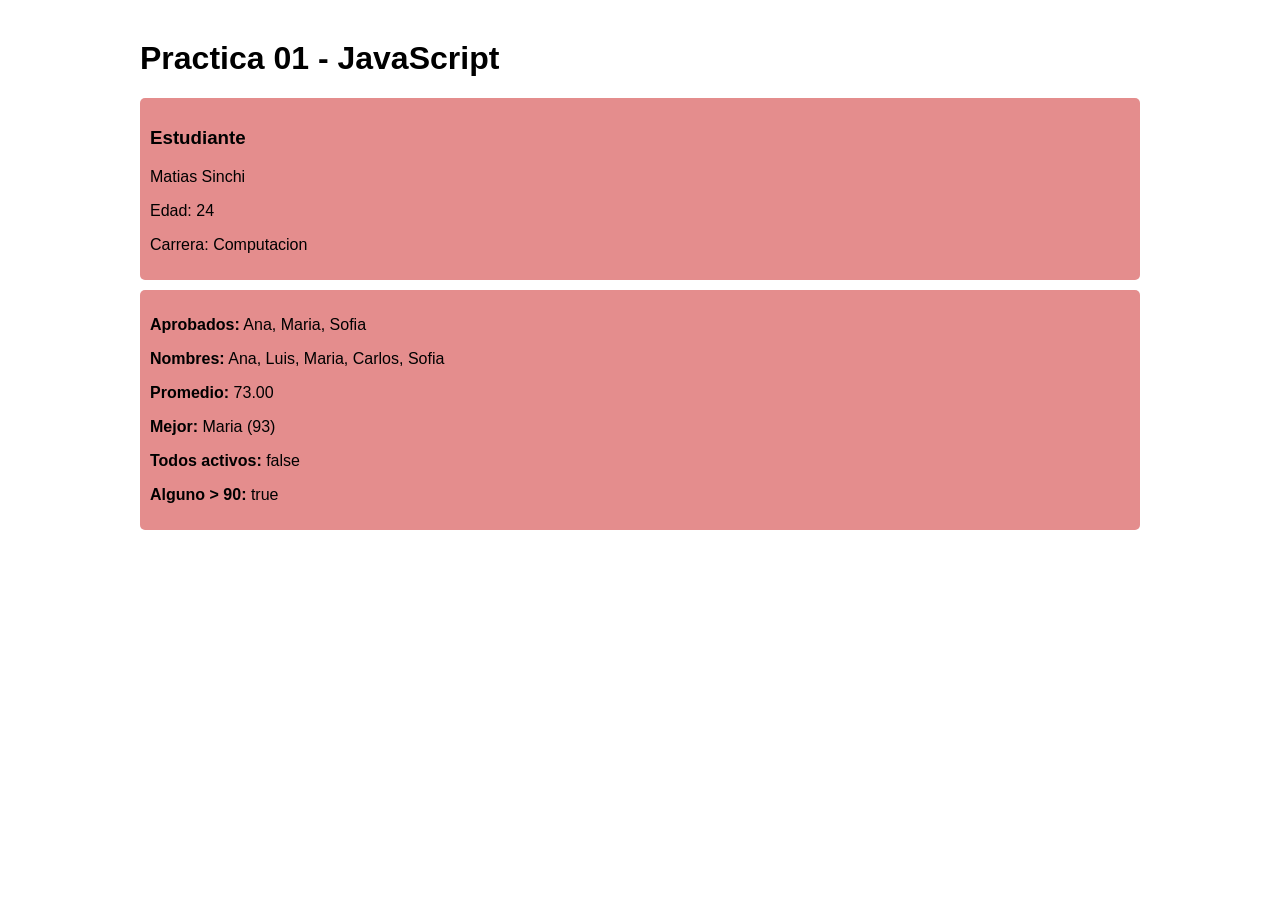
<file: 01-sintaxis/index.html>
<!DOCTYPE html>
<html lang="en">
<head>
    <meta charset="UTF-8">
    <meta name="viewport" content="width=device-width, initial-scale=1.0">
    <title>01-Sintaxis</title>
</head>
<body>
    <link rel="stylesheet" href="css/styles.css">
    <H1>Practica 01 - JavaScript</H1>
    <section id="info">
        <div class="card">
            <h3> Estudiante </h3>
            <p id="nombre"></p>
            <p id="edad"></p>
            <p id="carrera"></p>
        </div>
    </section>
    <section>
        <div id="resultados" class="card">
            <p><strong>Aprobados:</strong> <span id="aprobados"></span></p>
            <p><strong>Nombres:</strong> <span id="nombres"></span></p>
            <p><strong>Promedio:</strong> <span id="promedio"></span></p>
            <p><strong>Mejor:</strong> <span id="mejor"></span></p>
            <p><strong>Todos activos:</strong> <span id="activos"></span></p>
            <p><strong>Alguno > 90:</strong> <span id="mayor90"></span></p>
         </div>   
    </section>
    <script src="js/app.js"></script>
</body>
</html>
</file>
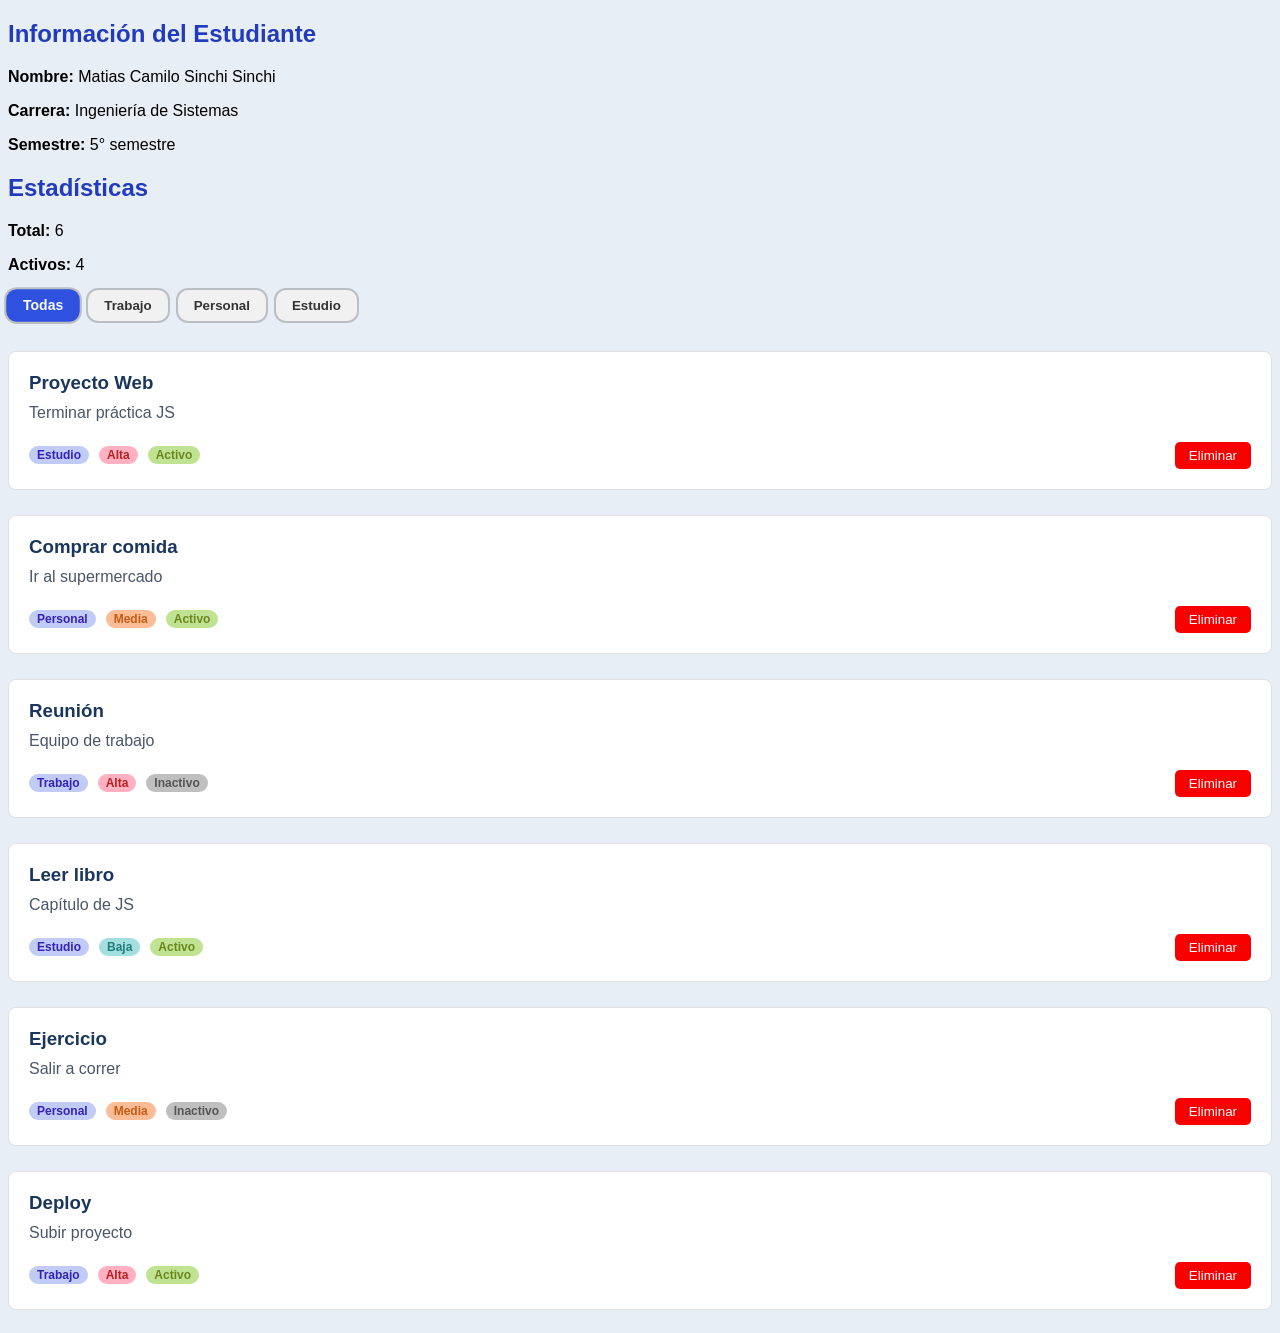
<file: 02-DOM/index.html>
<!DOCTYPE html>
<html lang="en">
<head>
    <meta charset="UTF-8">
    <meta name="viewport" content="width=device-width, initial-scale=1.0">
    <title>Document</title>
</head>
<body>
    <link rel="stylesheet" href="css/styles.css">
      <div id="app">

    <div class="info-estudiante">
      <h2>Información del Estudiante</h2>
      <p><strong>Nombre:</strong> <span id="estudiante-nombre"></span></p>
      <p><strong>Carrera:</strong> <span id="estudiante-carrera"></span></p>
      <p><strong>Semestre:</strong> <span id="estudiante-semestre"></span></p>
    </div>

    <div class="estadisticas">
      <h2>Estadísticas</h2>
      <p><strong>Total:</strong> <span id="total-elementos"></span></p>
      <p><strong>Activos:</strong> <span id="elementos-activos"></span></p>
    </div>

    <div class="filtros">
      <button class="btn-filtro btn-filtro-activo" data-categoria="todas">Todas</button>
      <button class="btn-filtro" data-categoria="Trabajo">Trabajo</button>
      <button class="btn-filtro" data-categoria="Personal">Personal</button>
      <button class="btn-filtro" data-categoria="Estudio">Estudio</button>
    </div>

    <div id="contenedor-lista">
        
      <!-- Las tarjetas se insertarán aquí -->
    </div>

  </div>
  <script src="js/app.js"></script>
</body>
</html>
</file>
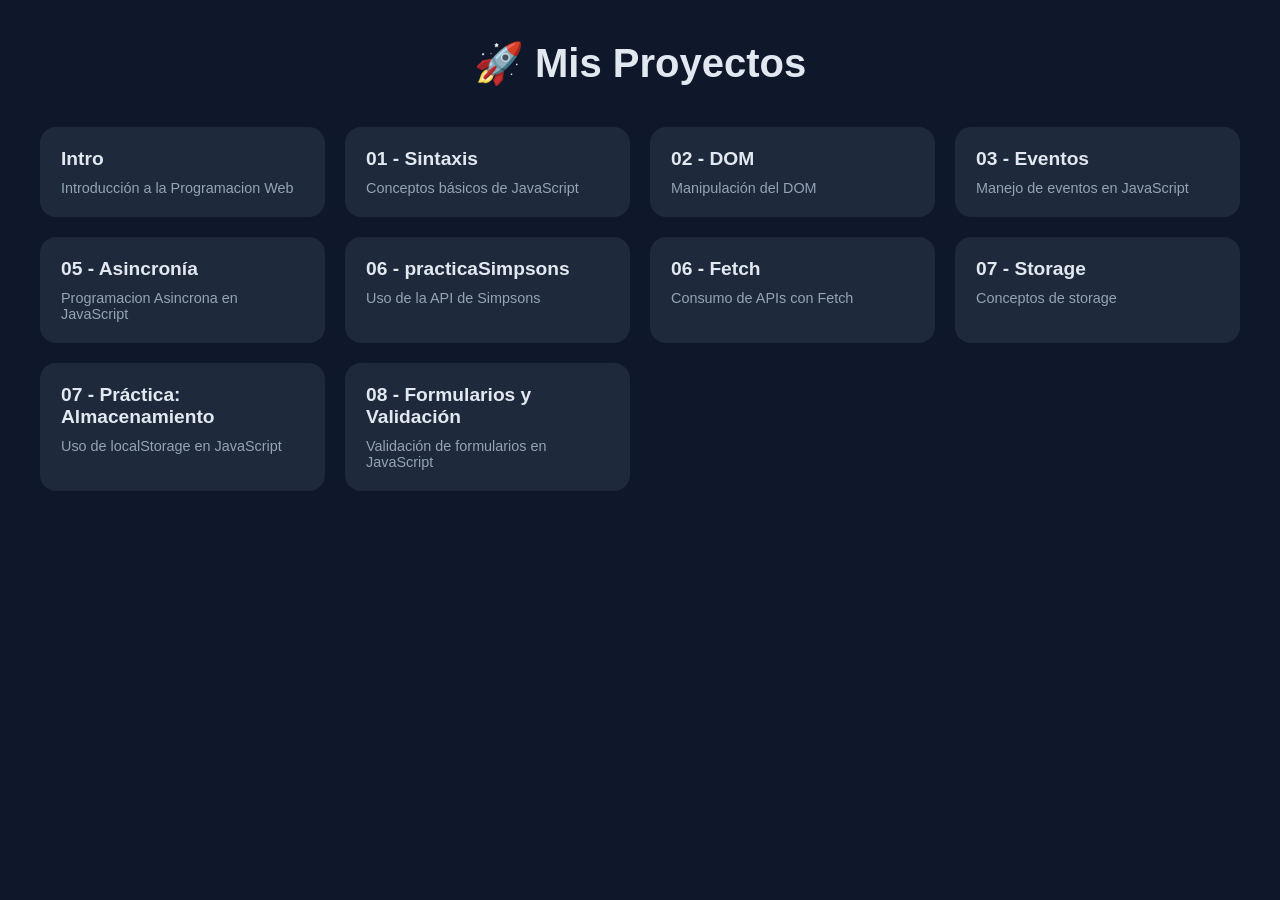
<file: docs/index.html>
<!DOCTYPE html>
<html lang="es">
<head>
  <meta charset="UTF-8">
  <title>Mis Proyectos</title>
  <link rel="stylesheet" href="css/styles.css">
</head>
<body>

  <h1>🚀 Mis Proyectos</h1>

  <div class="container">
    
    <a href="Intro/index.html" class="card">
      <h2>Intro</h2>
      <p>Introducción a la Programacion Web</p>
    </a>

    <a href="01-sintaxis/index.html" class="card">
      <h2>01 - Sintaxis</h2>
      <p>Conceptos básicos de JavaScript</p>
    </a>

    <a href="02-DOM/index.html" class="card">
      <h2>02 - DOM</h2>
      <p>Manipulación del DOM</p>
    </a>
    <a href="03-Eventos/index.html" class="card">
      <h2>03 - Eventos</h2>
      <p>Manejo de eventos en JavaScript</p>
    </a>
    <a href="05-Asincronia/index.html" class="card">
      <h2>05 - Asincronía</h2>
      <p>Programacion Asincrona en JavaScript</p>
    </a>
    <a href="06-practicaSimpsons/index.html" class="card">
      <h2>06 - practicaSimpsons</h2>
      <p>Uso de la API de Simpsons</p>
    </a>
    <a href="06-Fetch/index.html" class="card">
      <h2>06 - Fetch</h2>
      <p>Consumo de APIs con Fetch</p>
    </a>
    <a href="07-Storage/index.html" class="card">
      <h2>07 - Storage</h2>
      <p>Conceptos de storage</p>
    </a>
    <a href="07-practicaStorage/index.html" class="card">
      <h2>07 - Práctica: Almacenamiento</h2>
      <p>Uso de localStorage en JavaScript</p>
    </a>
    <a href="08-Formularios-validacion/index.html" class="card">
      <h2>08 - Formularios y Validación</h2>
      <p>Validación de formularios en JavaScript</p>
    </a>
    
    </a>
  </div>
  </body>
</html>
</file>
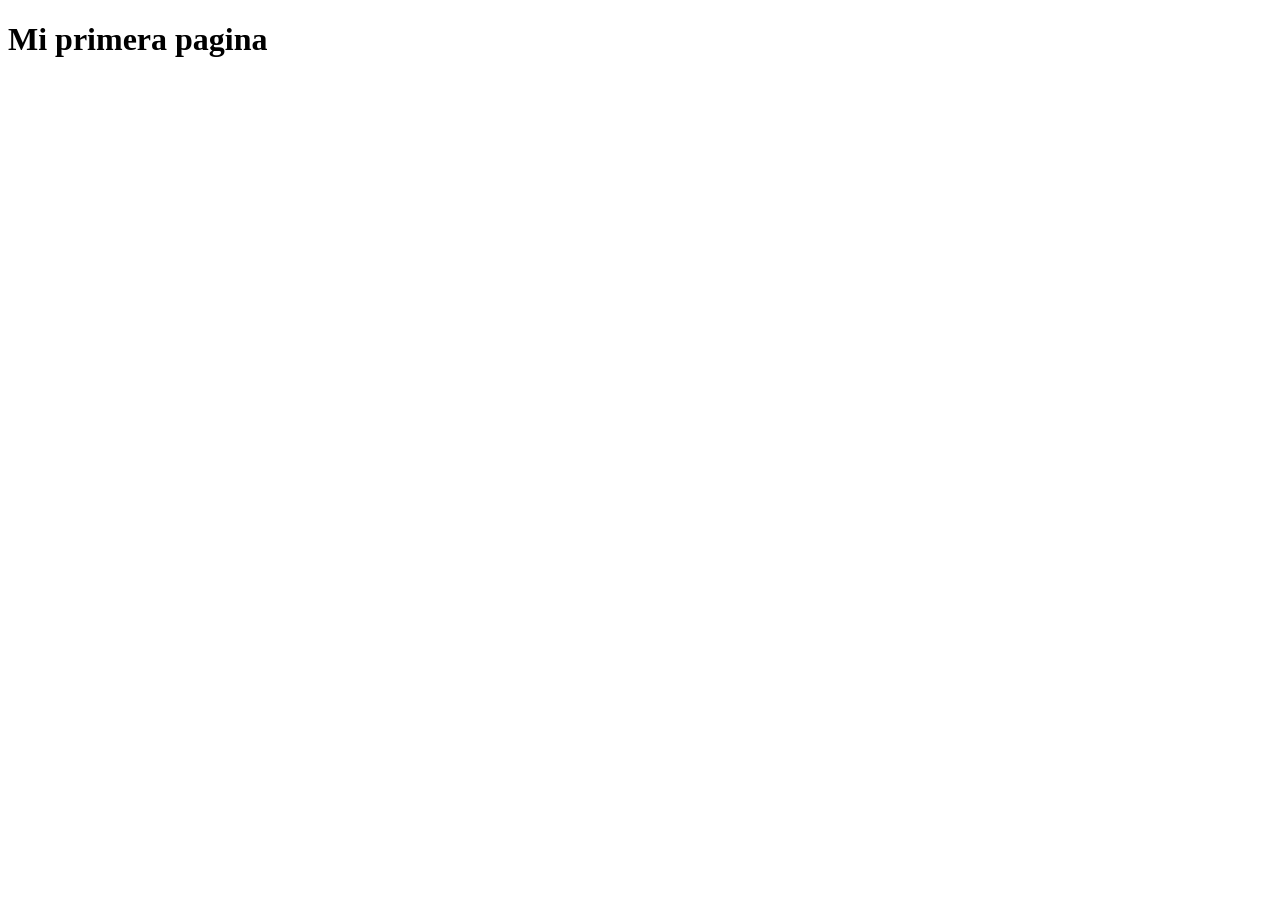
<file: Intro/index.html>
<!DOCTYPE html>
<html lang="en">
<head>
    <meta charset="UTF-8">
    <meta name="viewport" 
    content="width=device-width, initial-scale=1.0"
    >
    <!--Titulo optimizado para el SEO-->
    <title>Estandares Web W3C: HTML5, CSS3 y accesibilidad | Guia 4</title>
</head>
<body>
    <h1> 
        Mi primera pagina 
    </h1>
</body>
</html>
</file>
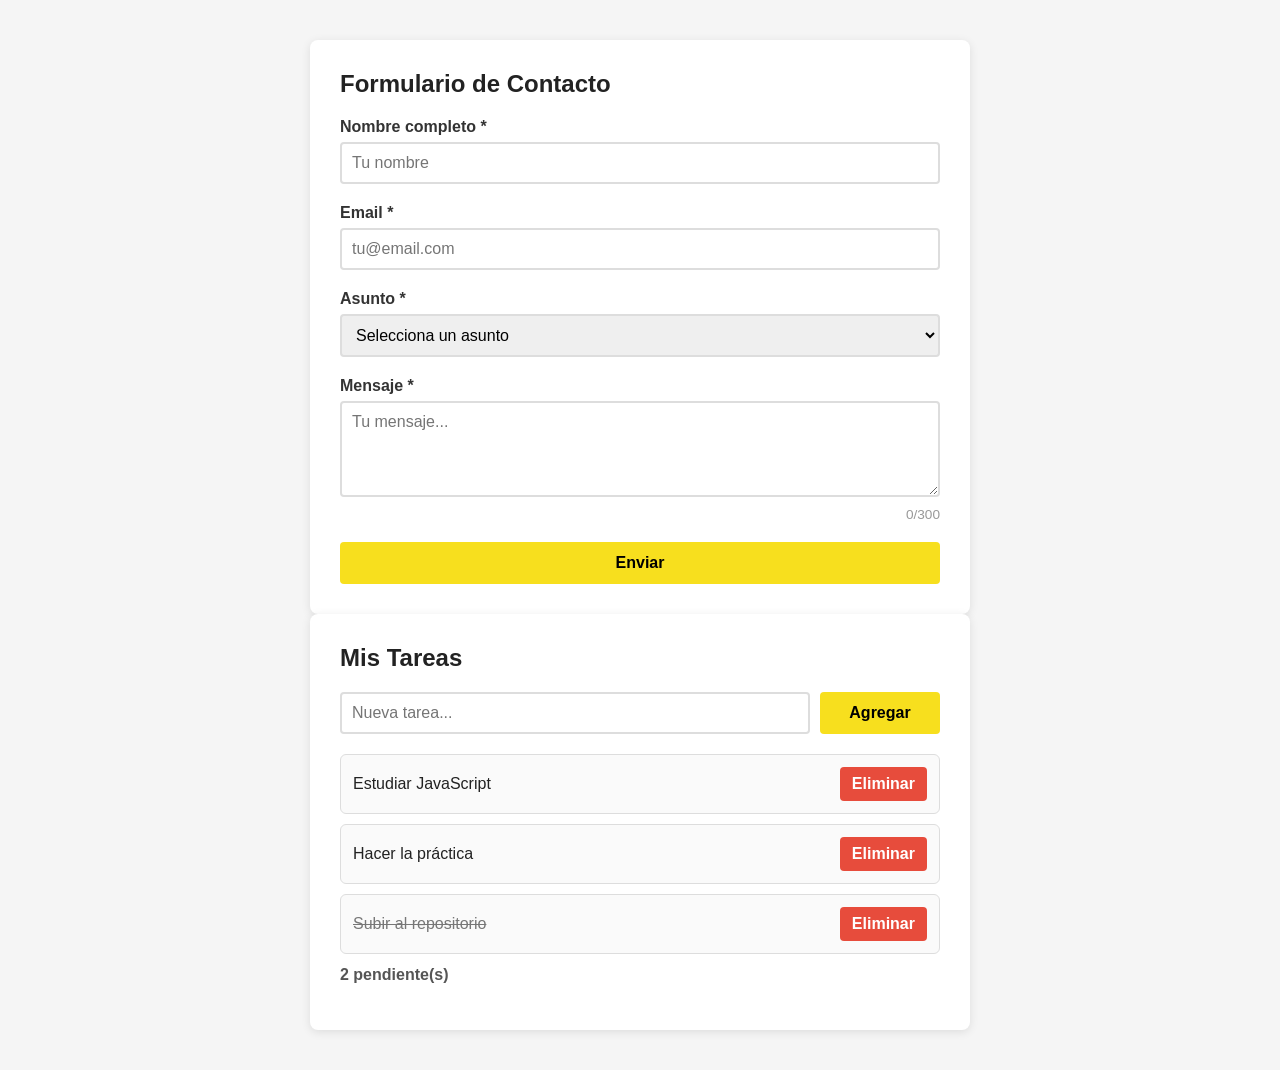
<file: docs/03-Eventos/index.html>
<!DOCTYPE html>
<html lang="en">
<head>
    <meta charset="UTF-8">
    <meta name="viewport" content="width=device-width, initial-scale=1.0">
    <link rel="stylesheet" href="css/styles.css">
    <title>Document</title>
</head>
<body>
     <section class="container">
      <h1>Formulario de Contacto</h1>

      <form id="formulario" novalidate>
        <div class="form-group">
          <label for="nombre">Nombre completo *</label>
          <input type="text" id="nombre" placeholder="Tu nombre">
          <p class="error-msg" id="error-nombre">El nombre es obligatorio y debe tener al menos 3 caracteres</p>
        </div>

        <div class="form-group">
          <label for="email">Email *</label>
          <input type="email" id="email" placeholder="tu@email.com">
          <p class="error-msg" id="error-email">Ingresa un email válido</p>
        </div>

        <div class="form-group">
          <label for="asunto">Asunto *</label>
          <select id="asunto">
            <option value="">Selecciona un asunto</option>
            <option value="consulta">Consulta general</option>
            <option value="soporte">Soporte técnico</option>
            <option value="sugerencia">Sugerencia</option>
          </select>
          <p class="error-msg" id="error-asunto">Selecciona un asunto</p>
        </div>

        <div class="form-group">
          <label for="mensaje">Mensaje *</label>
          <textarea id="mensaje" rows="4" maxlength="300" placeholder="Tu mensaje..."></textarea>
          <p class="char-count"><span id="chars">0</span>/300</p>
          <p class="error-msg" id="error-mensaje">El mensaje debe tener al menos 10 caracteres</p>
        </div>

        <button type="submit">Enviar</button>
      </form>

      <div id="resultado"></div>
    </section>

    <!-- SECCIÓN 2: TAREAS -->
    <section class="container">
      <h2>Mis Tareas</h2>

      <div class="input-group">
        <input type="text" id="nueva-tarea" placeholder="Nueva tarea...">
        <button type="button" id="btn-agregar" data-action="agregar">Agregar</button>
      </div>

      <ul id="lista-tareas"></ul>
      <p id="contador-tareas">0 pendiente(s)</p>
    </section>
    <script src="js/app.js"></script>
</body>
</html>
</file>
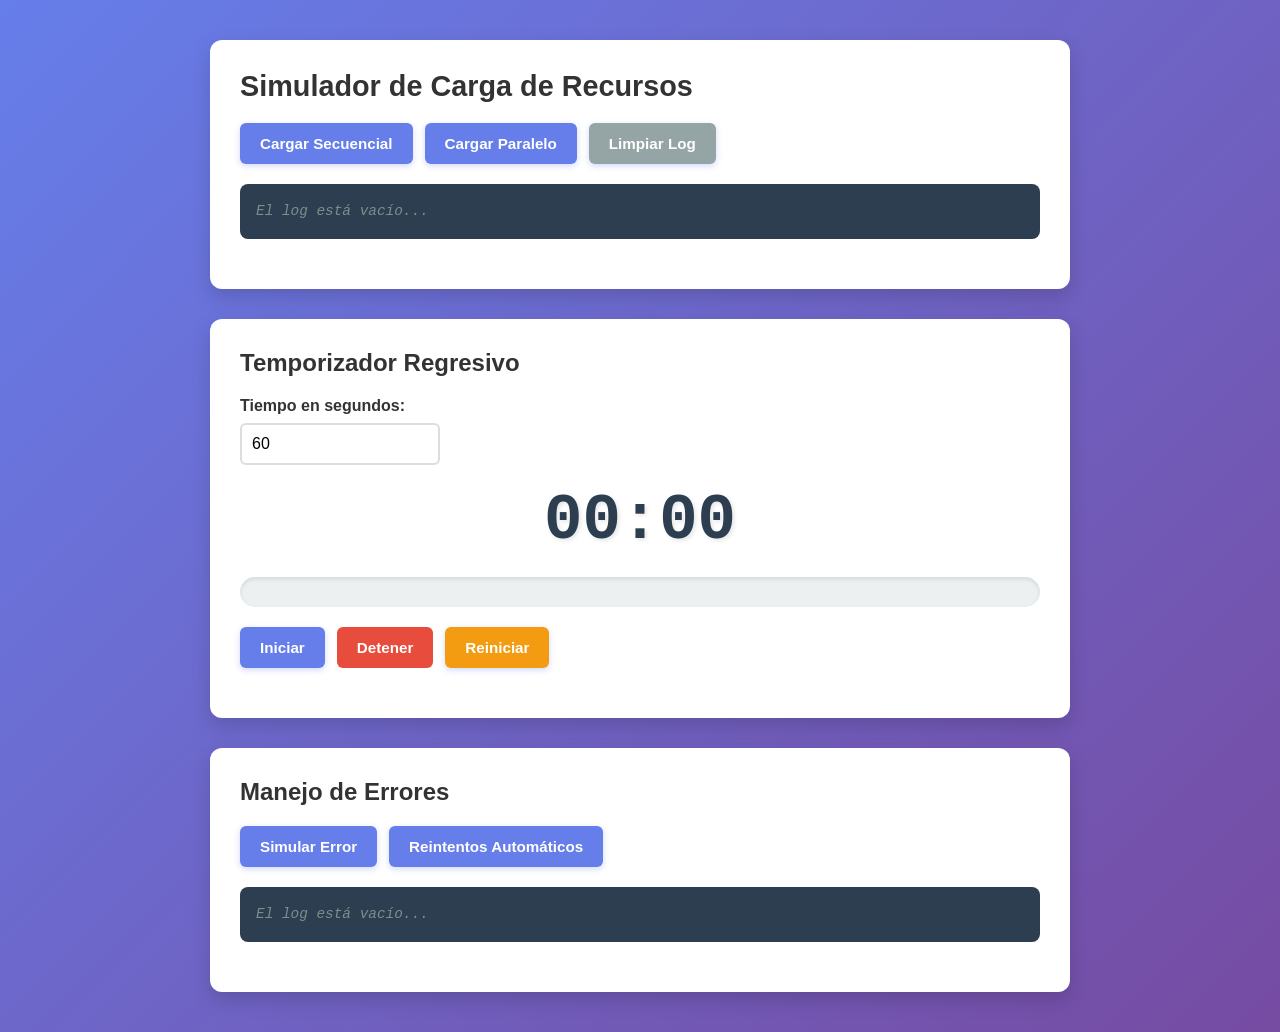
<file: docs/05-Asincronia/index.html>
<!DOCTYPE html>
<html lang="es">
<head>
  <meta charset="UTF-8">
  <meta name="viewport" content="width=device-width, initial-scale=1.0">
  <title>Práctica 5 - Asincronía</title>
  <link rel="stylesheet" href="css/styles.css">
</head>
<body>
  <main class="page">
    <!-- SECCIÓN 1: CARGA SECUENCIAL VS PARALELA -->
    <section class="container">
      <h1>Simulador de Carga de Recursos</h1>
      
      <div class="button-group">
        <button type="button" id="btn-secuencial">Cargar Secuencial</button>
        <button type="button" id="btn-paralelo">Cargar Paralelo</button>
        <button type="button" id="btn-limpiar">Limpiar Log</button>
      </div>

      <div id="log" class="log"></div>
      
      <div id="resultados" class="resultados"></div>
    </section>

    <!-- SECCIÓN 2: TEMPORIZADOR -->
    <section class="container">
      <h2>Temporizador Regresivo</h2>

      <div class="form-group">
        <label for="input-tiempo">Tiempo en segundos:</label>
        <input type="number" id="input-tiempo" value="60" min="1" max="600">
      </div>

      <div id="display" class="display">00:00</div>

      <div class="progress-container">
        <div id="barra-progreso" class="progress-bar"></div>
      </div>

      <div class="button-group">
        <button type="button" id="btn-iniciar">Iniciar</button>
        <button type="button" id="btn-detener">Detener</button>
        <button type="button" id="btn-reiniciar">Reiniciar</button>
      </div>
    </section>

    <!-- SECCIÓN 3: MANEJO DE ERRORES -->
    <section class="container">
      <h2>Manejo de Errores</h2>

      <div class="button-group">
        <button type="button" id="btn-error">Simular Error</button>
        <button type="button" id="btn-reintentos">Reintentos Automáticos</button>
      </div>

      <div id="log-errores" class="log"></div>
    </section>
  </main>

  <script src="js/app.js"></script>
</body>
</html>
</file>
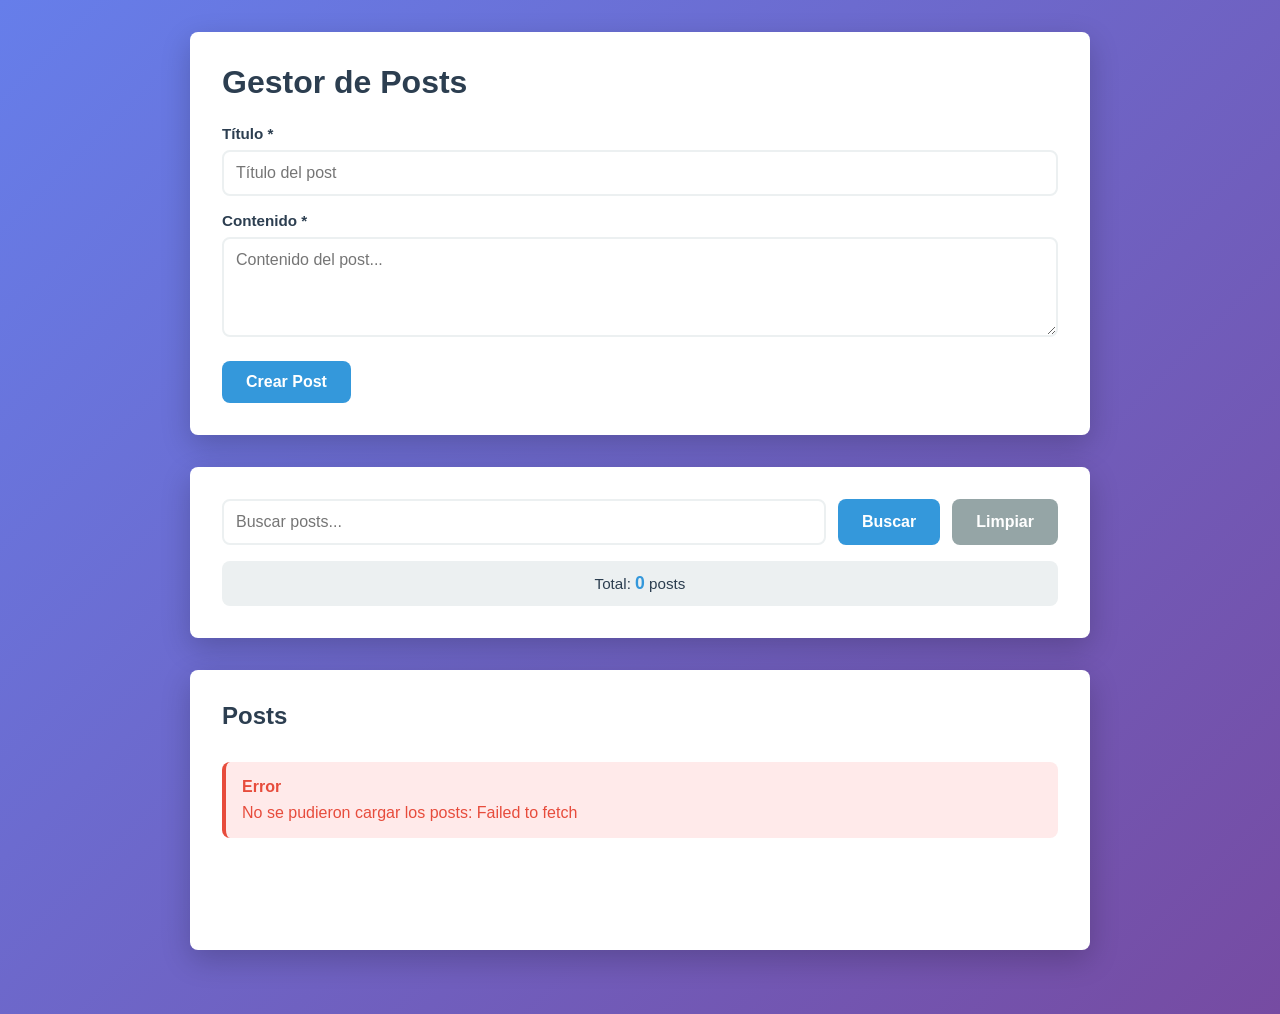
<file: docs/06-Fetch/index.html>
<!DOCTYPE html>
<html lang="es">
<head>
  <meta charset="UTF-8">
  <meta name="viewport" content="width=device-width, initial-scale=1.0">
  <title>Práctica 6 - Fetch API</title>
  <link rel="stylesheet" href="css/styles.css">
</head>
<body>
  <main class="page">
    <!-- SECCIÓN 1: FORMULARIO -->
    <section class="container">
      <h1>Gestor de Posts</h1>
      
      <form id="form-post" class="form-post">
        <input type="hidden" id="post-id">
        
        <div class="form-group">
          <label for="titulo">Título *</label>
          <input type="text" id="titulo" placeholder="Título del post" required>
        </div>

        <div class="form-group">
          <label for="contenido">Contenido *</label>
          <textarea id="contenido" rows="4" placeholder="Contenido del post..." required></textarea>
        </div>

        <div class="form-actions">
          <button type="submit" id="btn-submit">Crear Post</button>
          <button type="button" id="btn-cancelar" class="btn-secondary" style="display: none;">Cancelar</button>
        </div>
      </form>
    </section>

    <!-- SECCIÓN 2: FILTROS Y BÚSQUEDA -->
    <section class="container">
      <div class="search-bar">
        <input type="search" id="input-buscar" placeholder="Buscar posts...">
        <button type="button" id="btn-buscar">Buscar</button>
        <button type="button" id="btn-limpiar" class="btn-secondary">Limpiar</button>
      </div>
      
      <div class="stats">
        <p id="contador">Total: <strong>0</strong> posts</p>
      </div>
    </section>

    <!-- SECCIÓN 3: LISTA DE POSTS -->
    <section class="container">
      <h2>Posts</h2>
      
      <div id="lista-posts" class="lista-posts">
        <!-- Los posts se renderizan aquí dinámicamente -->
      </div>

      <div id="mensaje-estado" class="mensaje-estado"></div>
    </section>
  </main>

  <script defer src="js/apiService.js"></script>
  <script defer src="js/componets.js"></script>
  <script defer src="js/app.js"></script>
</body>
</html>
</file>
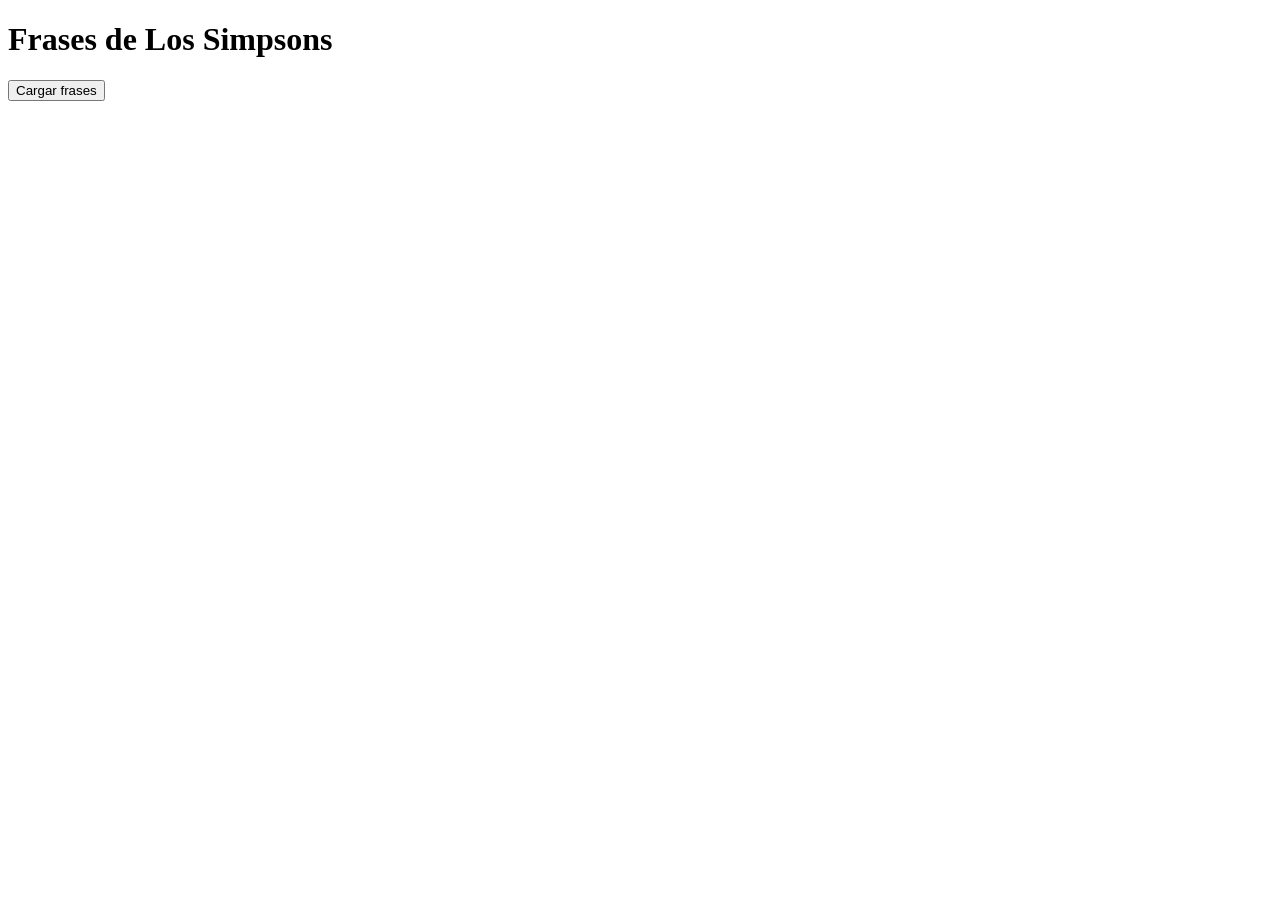
<file: docs/06-practicaSimpsons/index.html>
<!DOCTYPE html>
<html lang="es">
<head>
  <meta charset="UTF-8">
  <title>Fetch Simpsons</title>
  <link rel="stylesheet" href="css/styles.css">
</head>
<body>

  <h1>Frases de Los Simpsons</h1>

  <button id="btn-cargar">Cargar frases</button>

  <div id="loading" class="loading oculto">Cargando...</div>

  <div id="contenedor"></div>

  <script src="js/app.js"></script>
  
</body>
</html>
</file>
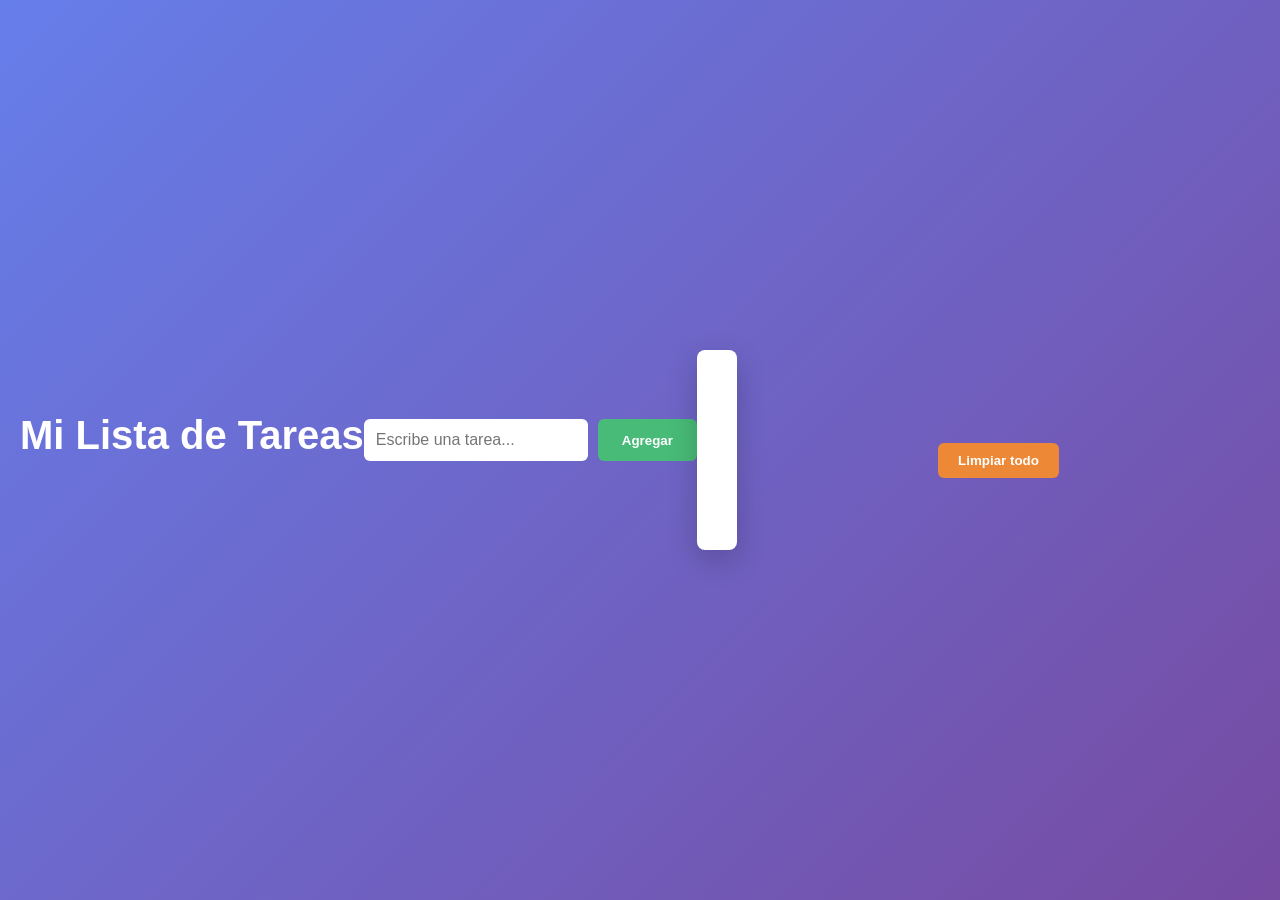
<file: docs/07-practicaStorage/index.html>
<!DOCTYPE html>
<html lang="es">
<head>
  <meta charset="UTF-8">
  <title>Web Storage - Lista de Tareas</title>
  <link rel="stylesheet" href="css/styles.css">
</head>
<body>

  <h1>Mi Lista de Tareas</h1>

  <div class="formulario">
    <input 
      type="text" 
      id="input-tarea" 
      placeholder="Escribe una tarea..."
      autocomplete="off"
    >
    <button id="btn-agregar">Agregar</button>
  </div>

  <div id="lista-tareas" class="lista-tareas"></div>

  <button id="btn-limpiar" class="btn-limpiar">Limpiar todo</button>

 <script src="js/app.js"></script>
</body>
</html>
</file>
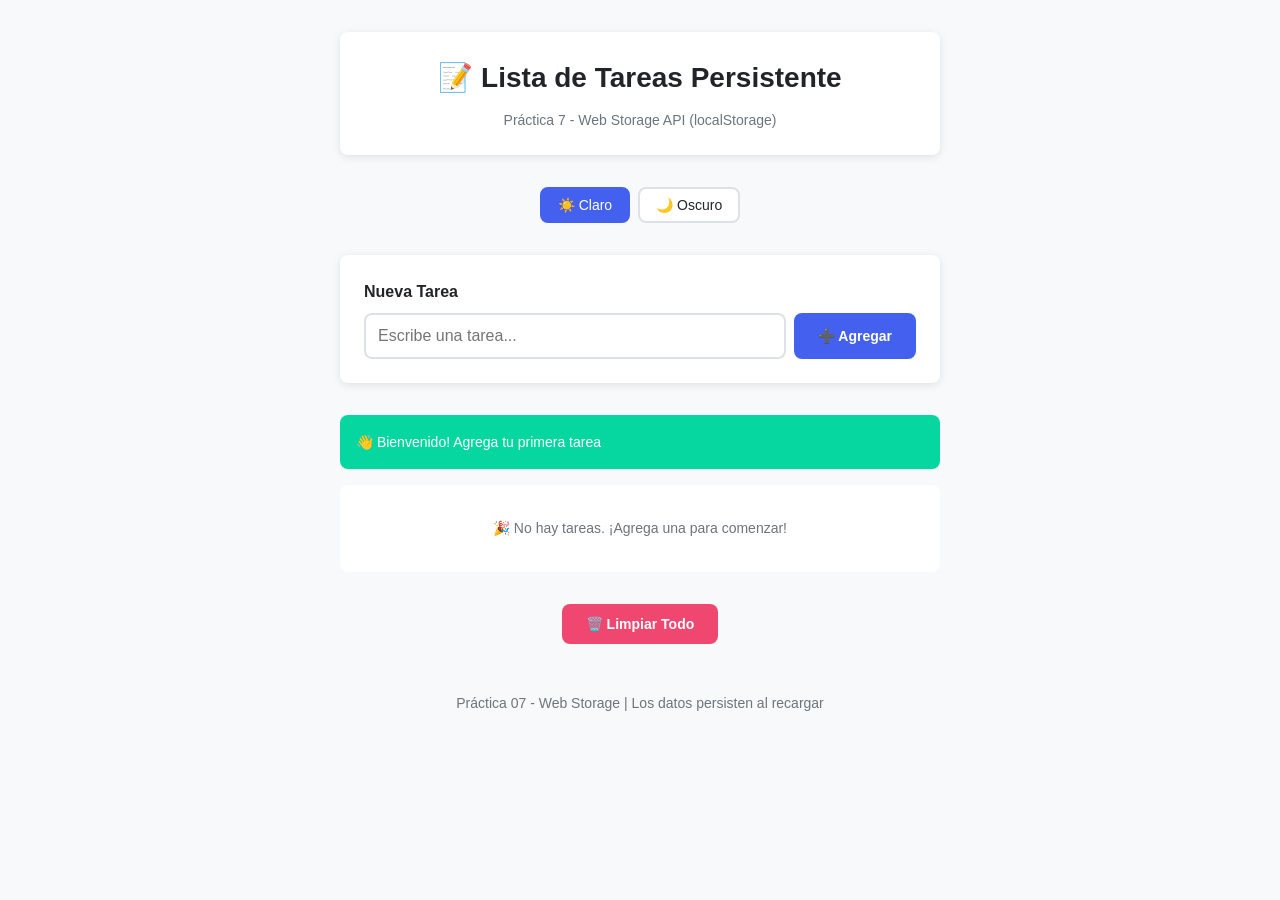
<file: docs/07-Storage/index.html>
<!DOCTYPE html>
<html lang="es">
<head>
  <meta charset="UTF-8">
  <meta name="viewport" content="width=device-width, initial-scale=1.0">
  <title>Práctica 07 - Web Storage | Lista de Tareas</title>
  <link rel="stylesheet" href="css/styles.css">
</head>
<body>
  <div class="container">
    <!-- Header -->
    <header class="header">
      <h1 class="header__title">📝 Lista de Tareas Persistente</h1>
      <p class="header__subtitle">Práctica 7 - Web Storage API (localStorage)</p>
    </header>

    <!-- Selector de tema simple -->
    <section class="theme-selector">
      <button class="theme-btn theme-btn--active" data-theme="claro">☀️ Claro</button>
      <button class="theme-btn" data-theme="oscuro">🌙 Oscuro</button>
    </section>

    <!-- Formulario para crear tarea -->
    <section class="form-section">
      <form class="task-form" id="form-tarea">
        <div class="form-group">
          <label for="input-tarea" class="form-label">Nueva Tarea</label>
          <div class="form-input-group">
            <input 
              type="text" 
              id="input-tarea" 
              class="form-input" 
              placeholder="Escribe una tarea..." 
              maxlength="100"
              required
              autocomplete="off"
            >
            <button type="submit" class="btn btn--primary">
              ➕ Agregar
            </button>
          </div>
        </div>
      </form>
    </section>

    <!-- Mensaje de estado -->
    <div id="mensaje-estado" class="mensaje oculto"></div>

    <!-- Lista de tareas -->
    <section class="tasks-section">
      <ul class="tasks-list" id="lista-tareas">
        <!-- Las tareas se renderizan aquí -->
      </ul>
    </section>

    <!-- Botón limpiar todo -->
    <section class="actions">
      <button class="btn btn--danger" id="btn-limpiar">
        🗑️ Limpiar Todo
      </button>
    </section>

    <!-- Footer -->
    <footer class="footer">
      <p>Práctica 07 - Web Storage | Los datos persisten al recargar</p>
    </footer>
  </div>

  <!-- Scripts -->
  <script src="js/storage.js"></script>
  <script src="js/app.js"></script>
</body>
</html>
</file>
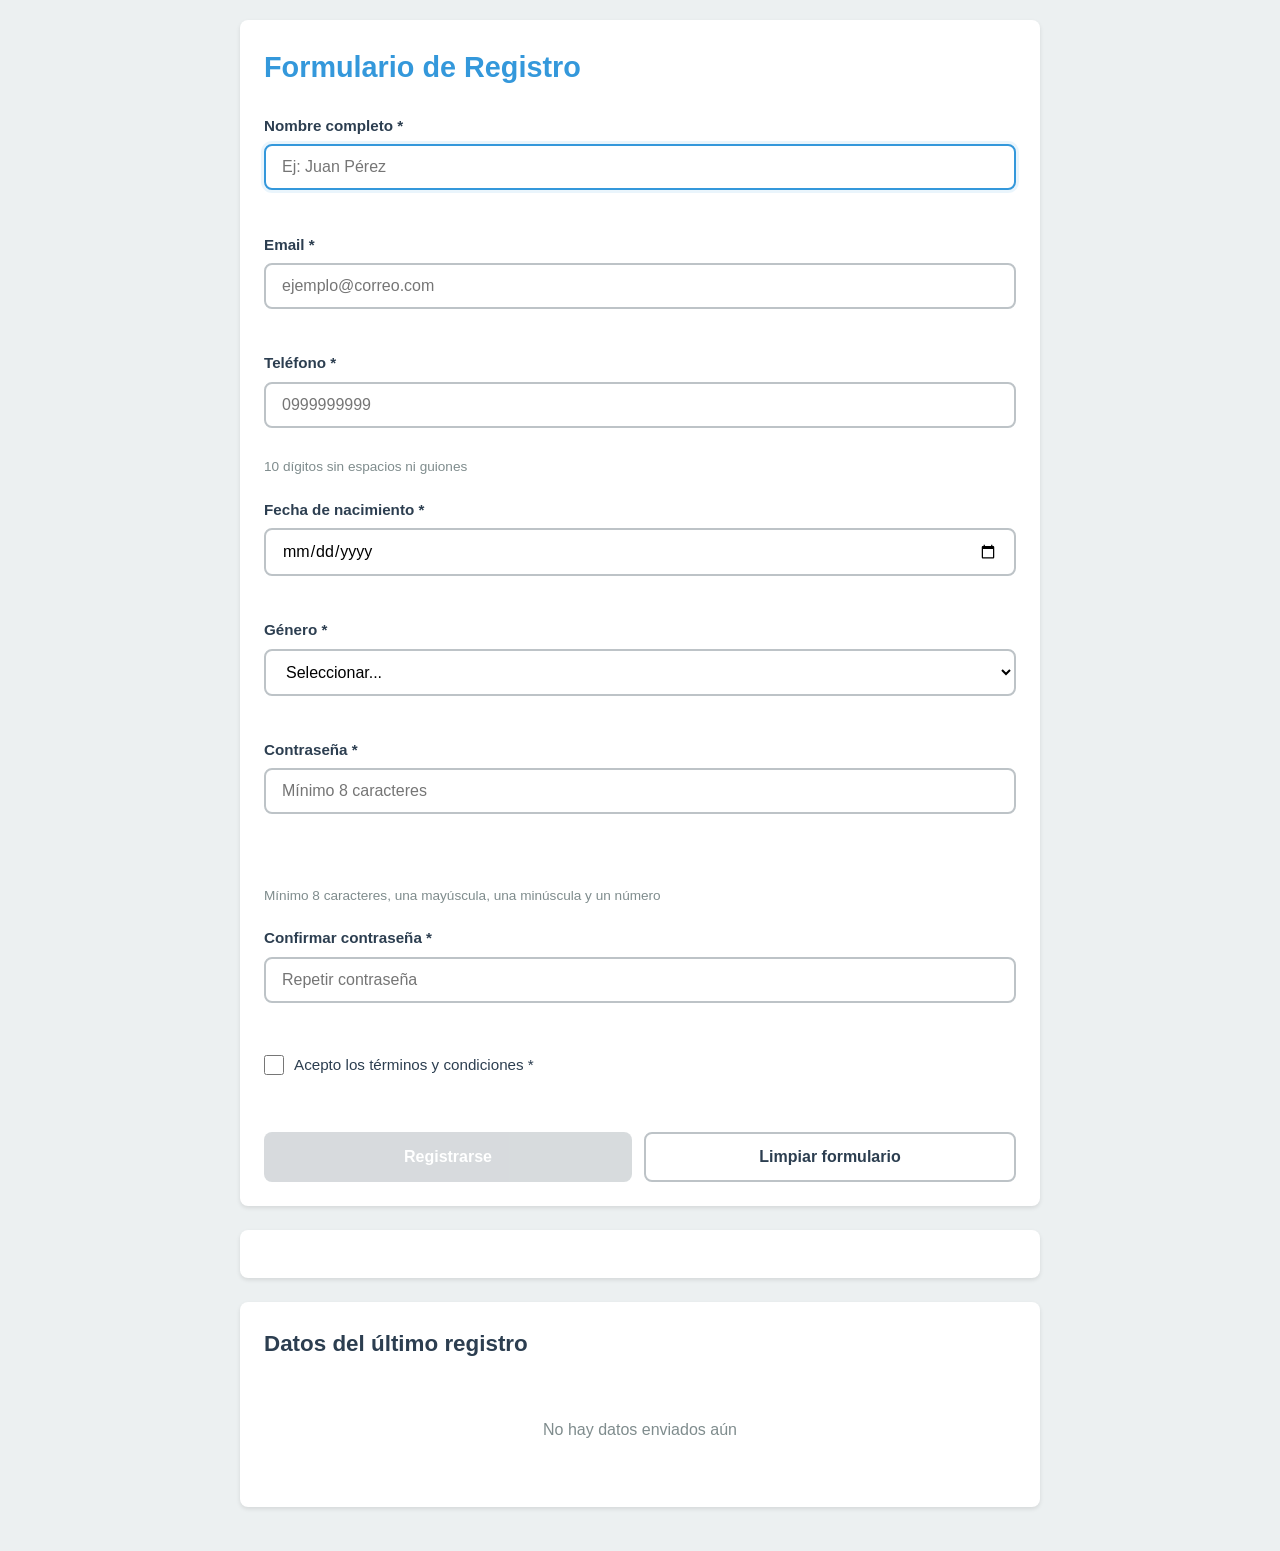
<file: docs/08-Formularios-validacion/index.html>
<!DOCTYPE html>
<html lang="es">
<head>
  <meta charset="UTF-8">
  <meta name="viewport" content="width=device-width, initial-scale=1.0">
  <title>Práctica 8 - Formularios y Validación</title>
  <link rel="stylesheet" href="css/styles.css">
</head>
<body>
  <main class="page">
    <!-- SECCIÓN 1: FORMULARIO DE REGISTRO -->
    <section class="container">
      <h1>Formulario de Registro</h1>
      
      <form id="form-registro" class="form-registro" novalidate>
        
        <div class="form-group">
          <label for="nombre">Nombre completo *</label>
          <input 
            type="text" 
            id="nombre" 
            name="nombre" 
            placeholder="Ej: Juan Pérez" 
            required 
            minlength="3"
            maxlength="50">
          <div class="error-mensaje"></div>
        </div>

        <div class="form-group">
          <label for="email">Email *</label>
          <input 
            type="email" 
            id="email" 
            name="email" 
            placeholder="ejemplo@correo.com" 
            required>
          <div class="error-mensaje"></div>
        </div>

        <div class="form-group">
          <label for="telefono">Teléfono *</label>
          <input 
            type="tel" 
            id="telefono" 
            name="telefono" 
            placeholder="0999999999" 
            required
            pattern="[0-9]{10}">
          <div class="error-mensaje"></div>
          <small class="help-text">10 dígitos sin espacios ni guiones</small>
        </div>

        <div class="form-group">
          <label for="fecha_nacimiento">Fecha de nacimiento *</label>
          <input 
            type="date" 
            id="fecha_nacimiento" 
            name="fecha_nacimiento" 
            required>
          <div class="error-mensaje"></div>
        </div>

        <div class="form-group">
          <label for="genero">Género *</label>
          <select id="genero" name="genero" required>
            <option value="">Seleccionar...</option>
            <option value="masculino">Masculino</option>
            <option value="femenino">Femenino</option>
            <option value="otro">Otro</option>
            <option value="prefiero_no_decir">Prefiero no decir</option>
          </select>
          <div class="error-mensaje"></div>
        </div>

        <div class="form-group">
          <label for="password">Contraseña *</label>
          <input 
            type="password" 
            id="password" 
            name="password" 
            placeholder="Mínimo 8 caracteres" 
            required 
            minlength="8">
          <div class="password-strength" id="password-strength"></div>
          <div class="error-mensaje"></div>
          <small class="help-text">Mínimo 8 caracteres, una mayúscula, una minúscula y un número</small>
        </div>

        <div class="form-group">
          <label for="confirmar_password">Confirmar contraseña *</label>
          <input 
            type="password" 
            id="confirmar_password" 
            name="confirmar_password" 
            placeholder="Repetir contraseña" 
            required>
          <div class="error-mensaje"></div>
        </div>

        <div class="form-group form-group-checkbox">
          <label class="checkbox-label">
            <input 
              type="checkbox" 
              id="terminos" 
              name="terminos" 
              required>
            <span>Acepto los términos y condiciones *</span>
          </label>
          <div class="error-mensaje"></div>
        </div>

        <div class="form-actions">
          <button type="submit" id="btn-enviar" class="btn-submit">
            Registrarse
          </button>
          <button type="button" id="btn-limpiar" class="btn-secondary">
            Limpiar formulario
          </button>
        </div>
      </form>
    </section>

    <!-- SECCIÓN 2: MENSAJES DE ESTADO -->
    <section class="container">
      <div id="mensaje-estado" class="mensaje-estado oculto"></div>
    </section>

    <!-- SECCIÓN 3: DATOS ENVIADOS (solo para demostración) -->
    <section class="container">
      <h2>Datos del último registro</h2>
      <div id="resultado-registro" class="resultado-vacio">
        <p>No hay datos enviados aún</p>
      </div>
    </section>
  </main>

  <script defer src="js/validacion.js"></script>
  <script defer src="js/components.js"></script>
  <script defer src="js/app.js"></script>
</body>
</html>
</file>
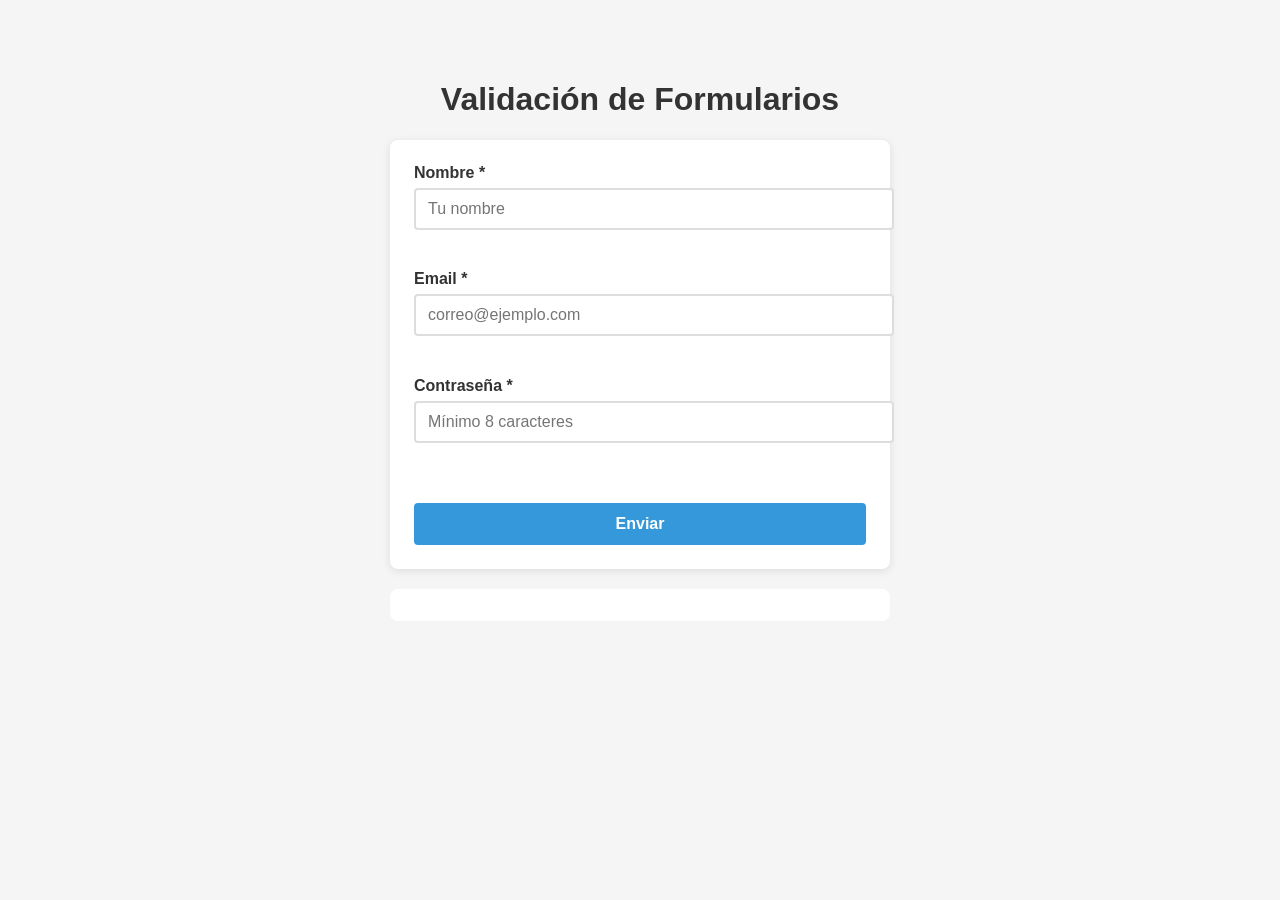
<file: docs/08-Formularios-validacion/Practica/index.html>
<!DOCTYPE html>
<html lang="es">
<head>
  <meta charset="UTF-8">
  <meta name="viewport" content="width=device-width, initial-scale=1.0">
  <title>Ejemplo Mínimo - Validación de Formularios</title>
  <link rel="stylesheet" href="styles.css">
</head>
<body>

  <h1>Validación de Formularios</h1>

  <!-- Formulario con novalidate para manejar validación con JS -->
  <form id="formulario" novalidate>
    
    <div class="campo">
      <label for="nombre">Nombre *</label>
      <input 
        type="text" 
        id="nombre" 
        name="nombre" 
        placeholder="Tu nombre" 
        required 
        minlength="3">
      <div class="error-mensaje"></div>
    </div>

    <div class="campo">
      <label for="email">Email *</label>
      <input 
        type="email" 
        id="email" 
        name="email" 
        placeholder="correo@ejemplo.com" 
        required>
      <div class="error-mensaje"></div>
    </div>

    <div class="campo">
      <label for="password">Contraseña *</label>
      <input 
        type="password" 
        id="password" 
        name="password" 
        placeholder="Mínimo 8 caracteres" 
        required 
        minlength="8">
      <div class="password-strength"></div>
      <div class="error-mensaje"></div>
    </div>

    <button type="submit">Enviar</button>
  </form>

  <div id="resultado"></div>

  <script src="app.js"></script>
</body>
</html>
</file>
<file: 01-sintaxis/css/styles.css>
body {
    font-family: Arial;
    max-width: 1000px;
    margin: 40px auto;
}

.card {
    background: #e48d8d;
    padding: 10px;
    margin: 10px 0;
    border-radius: 5px;
}
</file>
<file: 02-DOM/css/styles.css>
h2 { 
    font-family: Arial;
    color: rgb(34, 59, 186);
}
.card {
    background: #fcfafa;
    padding: 10px;
    margin: 10px 0;
    border-radius: 5px;
    border: 1px solid #ccc;
}
body {
    font-family: Arial, sans-serif;
    background: #e8eef5;
}

.btn-eliminar {
    background-color: rgb(249, 0, 0);
    color: white;
    border: none;
    padding: 6px 14px;
    border-radius: 5px;
    cursor: pointer;
}
    
.btn-filtro {
    font-weight: bold;
    padding: 8px 16px;
    background: rgb(241, 241, 241);
    color: rgb(51, 51, 51);
    border-radius: 10px;
    box-shadow: 0 0 0 2px rgba(0,0,0,0.2);
    border: none;
    cursor: pointer;
    transition: all 0.3s ease;
}

.btn-filtro-activo {
    padding: 8px 16px;
    background: rgb(46, 82, 223);
    color: rgb(251, 252, 251);
    border-radius: 10px;
    box-shadow: 0 0 0 2px rgba(0,0,0,0.2);
    transform: scale(1.05);
}
.badge {
    display: inline-block;
    padding: 2px 8px;
    border-radius: 12px;
    font-size: 12px;
    font-weight: bold;
}
.badge.badge-categoria{
    background: rgba(129, 151, 238, 0.5);
    color: #3622b4;
}
.badge.prioridad-alta {
    background: rgba(255, 99, 132, 0.5);
    color: #b42222;
}
.badge.prioridad-media {
    background: rgba(247, 123, 46, 0.5);
    color: #c55c16;
}
.badge.prioridad-baja {
    background: rgba(75, 192, 192, 0.5);
    color: #227b7b;
}
.badge.estado-activo {
    background: rgba(128, 200, 40, 0.5);
    color: #6d851d;
}
.badge.estado-inactivo {
    background: rgba(128, 128, 128, 0.5);
    color: #555555;
}

.filtros {
    display: flex;
    gap: 10px;
    margin-bottom: 20px;
}

#contenedor-lista {
    display: flex;
    flex-direction: column;
}

.card {
    background: #ffffff;
    padding: 20px;
    margin-bottom: 15px;
    border-radius: 8px;
    border: 1px solid #e0e0e0;
    display: grid;
    grid-template-columns: 1fr auto; 
    grid-template-areas:
        "titulo titulo"
        "descripcion descripcion"
        "badges acciones";
    gap: 10px; 
    transition: transform 0.3s ease, box-shadow 0.3s ease;
}

/* Asignamos cada elemento a su "área" en el Grid */
.card h3 { 
    grid-area: titulo; 
    margin: 0; 
    color: #1a365d;
}

.card p { 
    grid-area: descripcion; 
    margin: 0 0 10px 0; 
    color: #4a5568;
}

.badges { 
    grid-area: badges; 
    display: flex; 
    gap: 10px; 
    align-items: center; 
}

.card-actions { 
    grid-area: acciones; 
    display: flex; 
    align-items: flex-end; 
}

.card:hover {
    transform: translateY(-4px); 
    box-shadow: 0 8px 15px rgba(0, 0, 0, 0.1); 
}

@media (max-width: 600px) {
    .card {
        grid-template-columns: 1fr;
        grid-template-areas:
            "titulo"
            "descripcion"
            "badges"
            "acciones";
    }
    
    .card-actions {
        margin-top: 15px;
        justify-content: flex-end;
    }
    
    .filtros {
        flex-wrap: wrap; 
    }
}
</file>
<file: docs/css/styles.css>
* {
  margin: 0;
  padding: 0;
  box-sizing: border-box;
}

body {
  font-family: -apple-system, BlinkMacSystemFont, 'Segoe UI', Roboto, sans-serif;
  background: #0f172a;
  color: #e2e8f0;
  padding: 40px;
}

h1 {
  text-align: center;
  margin-bottom: 40px;
  font-size: 2.5rem;
}

.container {
  display: grid;
  grid-template-columns: repeat(auto-fit, minmax(250px, 1fr));
  gap: 20px;
}

.card {
  background: #1e293b;
  padding: 20px;
  border-radius: 16px;
  text-decoration: none;
  color: inherit;
  transition: all 0.2s ease;
  border: 1px solid transparent;
}

.card:hover {
  transform: translateY(-5px);
  border: 1px solid #38bdf8;
  box-shadow: 0 10px 25px rgba(0,0,0,0.3);
}

.card h2 {
  margin-bottom: 10px;
  font-size: 1.2rem;
}

.card p {
  font-size: 0.9rem;
  color: #94a3b8;
}
</file>
<file: docs/03-Eventos/css/styles.css>
* {
    box-sizing: border-box;
}

body {
    font-family: Arial, sans-serif;
    max-width: 700px;
    margin: 40px auto;
    padding: 0 20px;
    background: #f5f5f5;
    color: #222;
}

.page {
    display: flex;
    flex-direction: column;
    gap: 24px;
}

.container {
    background: #ffffff;
    padding: 30px;
    border-radius: 8px;
    box-shadow: 0 2px 10px rgba(0, 0, 0, 0.1);
}

h1,
h2 {
    margin-top: 0;
    margin-bottom: 20px;
}

.form-group {
    margin-bottom: 20px;
}

label {
    display: block;
    margin-bottom: 6px;
    font-weight: bold;
    color: #333;
}

input,
select,
textarea,
button {
    font: inherit;
}

input,
select,
textarea {
    width: 100%;
    padding: 10px;
    border: 2px solid #ddd;
    border-radius: 4px;
    transition: border-color 0.2s ease, box-shadow 0.2s ease;
}

input:focus,
select:focus,
textarea:focus {
    border-color: #f7df1e;
    outline: none;
    box-shadow: 0 0 0 3px rgba(247, 223, 30, 0.2);
}

.error {
    border-color: #e74c3c !important;
}

.error-msg {
    display: none;
    margin-top: 6px;
    margin-bottom: 0;
    color: #e74c3c;
    font-size: 0.85rem;
}

.error-msg.visible {
    display: block;
}

.char-count {
    text-align: right;
    color: #999;
    font-size: 0.85rem;
    margin-top: 6px;
    margin-bottom: 0;
}

button {
    border: none;
    border-radius: 4px;
    padding: 12px 16px;
    background: #f7df1e;
    cursor: pointer;
    font-weight: bold;
    transition: background 0.2s ease, transform 0.2s ease;
}

button:hover {
    background: #e6cf1a;
}

button:active {
    transform: scale(0.98);
}

form button[type="submit"] {
    width: 100%;
}

#resultado {
    display: none;
    margin-top: 20px;
    padding: 15px;
    background: #e8f5e9;
    border-radius: 4px;
    border: 1px solid #c8e6c9;
}

#resultado.visible {
    display: block;
}

#resultado strong {
    display: block;
    margin-bottom: 10px;
}

#resultado p {
    margin: 6px 0;
}

.input-group {
    display: flex;
    gap: 10px;
    margin-bottom: 20px;
}

.input-group input {
    flex: 1;
}

#btn-agregar {
    min-width: 120px;
}

#lista-tareas {
    list-style: none;
    padding: 0;
    margin: 0;
}

.tarea-item {
    display: flex;
    align-items: center;
    justify-content: space-between;
    gap: 10px;
    padding: 12px;
    border: 1px solid #ddd;
    border-radius: 6px;
    background: #fafafa;
    margin-bottom: 10px;
}

.tarea-texto {
    flex: 1;
    cursor: pointer;
}

.tarea-item.completada .tarea-texto {
    text-decoration: line-through;
    color: #777;
}

.btn-eliminar {
    background: #e74c3c;
    color: #fff;
    padding: 8px 12px;
}

.btn-eliminar:hover {
    background: #cf3f31;
}

.estado-vacio {
    padding: 14px;
    border: 1px dashed #bbb;
    border-radius: 6px;
    text-align: center;
    color: #666;
    background: #fcfcfc;
}

#contador-tareas {
    margin-top: 12px;
    color: #555;
    font-weight: bold;
}

@media (max-width: 600px) {
    body {
        margin: 20px auto;
        padding: 0 12px;
    }

    .container {
        padding: 20px;
    }

    .input-group {
        flex-direction: column;
    }

    #btn-agregar {
        width: 100%;
    }

    .tarea-item {
        flex-direction: column;
        align-items: stretch;
    }

    .btn-eliminar {
        width: 100%;
    }
}
</file>
<file: docs/05-Asincronia/css/styles.css>
* {
    box-sizing: border-box;
}

body {
    font-family: 'Segoe UI', Tahoma, Geneva, Verdana, sans-serif;
    max-width: 900px;
    margin: 40px auto;
    padding: 0 20px;
    background: linear-gradient(135deg, #667eea 0%, #764ba2 100%);
    color: #222;
    min-height: 100vh;
}

.page {
    display: flex;
    flex-direction: column;
    gap: 30px;
}

.container {
    background: #ffffff;
    padding: 30px;
    border-radius: 12px;
    box-shadow: 0 8px 20px rgba(0, 0, 0, 0.15);
}

h1,
h2 {
    margin-top: 0;
    margin-bottom: 20px;
    color: #333;
}

h1 {
    font-size: 1.8rem;
}

h2 {
    font-size: 1.5rem;
}

/* Botones */
.button-group {
    display: flex;
    gap: 12px;
    margin-bottom: 20px;
    flex-wrap: wrap;
}

button {
    border: none;
    border-radius: 6px;
    padding: 12px 20px;
    background: #667eea;
    color: white;
    cursor: pointer;
    font-weight: 600;
    font-size: 0.95rem;
    transition: all 0.3s ease;
    box-shadow: 0 2px 6px rgba(102, 126, 234, 0.3);
}

button:hover {
    background: #5568d3;
    transform: translateY(-2px);
    box-shadow: 0 4px 12px rgba(102, 126, 234, 0.4);
}

button:active {
    transform: translateY(0);
}

button:disabled {
    background: #ccc;
    cursor: not-allowed;
    transform: none;
    box-shadow: none;
}

#btn-limpiar {
    background: #95a5a6;
}

#btn-limpiar:hover {
    background: #7f8c8d;
}

#btn-detener {
    background: #e74c3c;
}

#btn-detener:hover {
    background: #c0392b;
}

#btn-reiniciar {
    background: #f39c12;
}

#btn-reiniciar:hover {
    background: #d68910;
}

/* Log */
.log {
    background: #2c3e50;
    color: #ecf0f1;
    padding: 16px;
    border-radius: 8px;
    font-family: 'Courier New', monospace;
    font-size: 0.9rem;
    max-height: 300px;
    overflow-y: auto;
    margin-bottom: 20px;
    line-height: 1.6;
}

.log:empty::before {
    content: 'El log está vacío...';
    color: #7f8c8d;
    font-style: italic;
}

.log-item {
    padding: 6px 0;
    border-bottom: 1px solid rgba(255, 255, 255, 0.1);
}

.log-item:last-child {
    border-bottom: none;
}

.log-info {
    color: #3498db;
}

.log-success {
    color: #2ecc71;
}

.log-error {
    color: #e74c3c;
}

.log-warning {
    color: #f39c12;
}

/* Resultados */
.resultados {
    display: none;
    background: #ecf0f1;
    padding: 16px;
    border-radius: 8px;
    border-left: 4px solid #667eea;
}

.resultados.visible {
    display: block;
}

.resultados h3 {
    margin-top: 0;
    margin-bottom: 12px;
    color: #2c3e50;
}

.resultados p {
    margin: 8px 0;
    color: #34495e;
    font-weight: 500;
}

/* Formulario */
.form-group {
    margin-bottom: 20px;
}

label {
    display: block;
    margin-bottom: 8px;
    font-weight: 600;
    color: #333;
}

input[type="number"] {
    width: 100%;
    max-width: 200px;
    padding: 10px;
    border: 2px solid #ddd;
    border-radius: 6px;
    font-size: 1rem;
    transition: border-color 0.3s ease;
}

input[type="number"]:focus {
    border-color: #667eea;
    outline: none;
    box-shadow: 0 0 0 3px rgba(102, 126, 234, 0.1);
}

/* Display del temporizador */
.display {
    font-size: 4rem;
    font-weight: 700;
    text-align: center;
    color: #2c3e50;
    margin: 20px 0;
    font-family: 'Courier New', monospace;
    text-shadow: 2px 2px 4px rgba(0, 0, 0, 0.1);
}

.display.alerta {
    color: #e74c3c;
    animation: pulso 0.5s ease-in-out infinite;
}

@keyframes pulso {

    0%,
    100% {
        transform: scale(1);
    }

    50% {
        transform: scale(1.05);
    }
}

/* Barra de progreso */
.progress-container {
    width: 100%;
    height: 30px;
    background: #ecf0f1;
    border-radius: 15px;
    overflow: hidden;
    margin-bottom: 20px;
    box-shadow: inset 0 2px 4px rgba(0, 0, 0, 0.1);
}

.progress-bar {
    height: 100%;
    width: 0%;
    background: linear-gradient(90deg, #667eea 0%, #764ba2 100%);
    transition: width 0.3s ease, background 0.3s ease;
    border-radius: 15px;
    box-shadow: 0 2px 6px rgba(102, 126, 234, 0.4);
}

.progress-bar.alerta {
    background: linear-gradient(90deg, #e74c3c 0%, #c0392b 100%);
}

/* Scrollbar personalizada para el log */
.log::-webkit-scrollbar {
    width: 8px;
}

.log::-webkit-scrollbar-track {
    background: #34495e;
    border-radius: 4px;
}

.log::-webkit-scrollbar-thumb {
    background: #667eea;
    border-radius: 4px;
}

.log::-webkit-scrollbar-thumb:hover {
    background: #5568d3;
}

/* Responsive */
@media (max-width: 600px) {
    body {
        margin: 20px auto;
    }

    .container {
        padding: 20px;
    }

    h1 {
        font-size: 1.5rem;
    }

    h2 {
        font-size: 1.3rem;
    }

    .display {
        font-size: 3rem;
    }

    button {
        padding: 10px 16px;
        font-size: 0.9rem;
    }

    .button-group {
        gap: 8px;
    }
}
</file>
<file: docs/06-Fetch/css/styles.css>
/* ===========================
   RESET Y VARIABLES
=========================== */

* {
    margin: 0;
    padding: 0;
    box-sizing: border-box;
}

:root {
    --primary: #3498db;
    --primary-dark: #2980b9;
    --success: #2ecc71;
    --danger: #e74c3c;
    --warning: #f39c12;
    --dark: #2c3e50;
    --gray: #95a5a6;
    --light: #ecf0f1;
    --white: #ffffff;
    --shadow: rgba(0, 0, 0, 0.1);
    --shadow-md: rgba(0, 0, 0, 0.15);
    --shadow-lg: rgba(0, 0, 0, 0.2);
    --radius: 8px;
    --transition: all 0.3s ease;
}

body {
    font-family: 'Segoe UI', Tahoma, Geneva, Verdana, sans-serif;
    background: linear-gradient(135deg, #667eea 0%, #764ba2 100%);
    min-height: 100vh;
    padding: 2rem 1rem;
    color: var(--dark);
}

.page {
    max-width: 900px;
    margin: 0 auto;
}

/* ===========================
   CONTENEDORES
=========================== */

.container {
    background: var(--white);
    border-radius: var(--radius);
    padding: 2rem;
    margin-bottom: 2rem;
    box-shadow: 0 10px 30px var(--shadow-lg);
}

h1 {
    color: var(--dark);
    margin-bottom: 1.5rem;
    font-size: 2rem;
}

h2 {
    color: var(--dark);
    margin-bottom: 1rem;
    font-size: 1.5rem;
}

/* ===========================
   FORMULARIO
=========================== */

.form-post {
    display: flex;
    flex-direction: column;
    gap: 1rem;
}

.form-group {
    display: flex;
    flex-direction: column;
    gap: 0.5rem;
}

.form-group label {
    font-weight: 600;
    color: var(--dark);
    font-size: 0.95rem;
}

.form-group input,
.form-group textarea {
    padding: 0.75rem;
    border: 2px solid var(--light);
    border-radius: var(--radius);
    font-size: 1rem;
    font-family: inherit;
    transition: var(--transition);
}

.form-group input:focus,
.form-group textarea:focus {
    outline: none;
    border-color: var(--primary);
    box-shadow: 0 0 0 3px rgba(52, 152, 219, 0.1);
}

.form-group textarea {
    resize: vertical;
    min-height: 100px;
}

.form-actions {
    display: flex;
    gap: 1rem;
    margin-top: 0.5rem;
}

button {
    padding: 0.75rem 1.5rem;
    border: none;
    border-radius: var(--radius);
    font-size: 1rem;
    font-weight: 600;
    cursor: pointer;
    transition: var(--transition);
    font-family: inherit;
}

button[type="submit"],
button:not(.btn-secondary):not(.btn-danger):not(.btn-editar):not(.btn-eliminar) {
    background: var(--primary);
    color: var(--white);
}

button[type="submit"]:hover {
    background: var(--primary-dark);
    transform: translateY(-2px);
    box-shadow: 0 4px 12px var(--shadow-md);
}

button[type="submit"]:active {
    transform: translateY(0);
}

button:disabled {
    opacity: 0.6;
    cursor: not-allowed;
    transform: none !important;
}

.btn-secondary {
    background: var(--gray);
    color: var(--white);
}

.btn-secondary:hover {
    background: #7f8c8d;
}

/* ===========================
   BÚSQUEDA Y FILTROS
=========================== */

.search-bar {
    display: flex;
    gap: 0.75rem;
    margin-bottom: 1rem;
}

.search-bar input {
    flex: 1;
    padding: 0.75rem;
    border: 2px solid var(--light);
    border-radius: var(--radius);
    font-size: 1rem;
}

.search-bar input:focus {
    outline: none;
    border-color: var(--primary);
    box-shadow: 0 0 0 3px rgba(52, 152, 219, 0.1);
}

.stats {
    padding: 0.75rem;
    background: var(--light);
    border-radius: var(--radius);
    text-align: center;
}

.stats p {
    margin: 0;
    color: var(--dark);
    font-size: 0.95rem;
}

.stats strong {
    color: var(--primary);
    font-size: 1.1rem;
}

/* ===========================
   LISTA DE POSTS
=========================== */

.lista-posts {
    display: grid;
    gap: 1.5rem;
}

.post-card {
    background: var(--white);
    border: 2px solid var(--light);
    border-radius: var(--radius);
    padding: 1.5rem;
    transition: var(--transition);
}

.post-card:hover {
    border-color: var(--primary);
    box-shadow: 0 4px 12px var(--shadow-md);
    transform: translateY(-2px);
}

.post-card-header {
    display: flex;
    justify-content: space-between;
    align-items: start;
    margin-bottom: 1rem;
    gap: 1rem;
}

.post-card-title {
    font-size: 1.25rem;
    color: var(--dark);
    font-weight: 600;
    margin: 0;
    flex: 1;
}

.post-card-id {
    background: var(--primary);
    color: var(--white);
    padding: 0.25rem 0.75rem;
    border-radius: 20px;
    font-size: 0.85rem;
    font-weight: 600;
}

.post-card-body {
    color: #555;
    line-height: 1.6;
    margin-bottom: 1rem;
}

.post-card-footer {
    display: flex;
    gap: 0.75rem;
    padding-top: 1rem;
    border-top: 1px solid var(--light);
}

.btn-editar {
    background: var(--warning);
    color: var(--white);
    padding: 0.5rem 1rem;
    font-size: 0.9rem;
}

.btn-editar:hover {
    background: #e67e22;
    transform: translateY(-2px);
}

.btn-eliminar {
    background: var(--danger);
    color: var(--white);
    padding: 0.5rem 1rem;
    font-size: 0.9rem;
}

.btn-eliminar:hover {
    background: #c0392b;
    transform: translateY(-2px);
}

/* ===========================
   ESTADOS Y MENSAJES
=========================== */

.mensaje-estado {
    text-align: center;
    padding: 2rem;
    font-size: 1.1rem;
}

.mensaje-estado.oculto {
    display: none;
}

/* Spinner de carga */
.spinner {
    display: inline-block;
    width: 50px;
    height: 50px;
    border: 5px solid var(--light);
    border-top-color: var(--primary);
    border-radius: 50%;
    animation: spin 1s linear infinite;
    margin: 2rem auto;
}

@keyframes spin {
    to {
        transform: rotate(360deg);
    }
}

.loading {
    text-align: center;
    padding: 3rem;
    color: var(--gray);
}

.loading .spinner {
    display: block;
    margin: 0 auto 1rem;
}

/* Mensajes de error */
.error {
    background: #ffeaea;
    color: var(--danger);
    padding: 1rem;
    border-radius: var(--radius);
    border-left: 4px solid var(--danger);
    margin: 1rem 0;
}

.error strong {
    display: block;
    margin-bottom: 0.5rem;
}

/* Mensajes de éxito */
.success {
    background: #eafff0;
    color: var(--success);
    padding: 1rem;
    border-radius: var(--radius);
    border-left: 4px solid var(--success);
    margin: 1rem 0;
}

/* Estado vacío */
.estado-vacio {
    text-align: center;
    padding: 3rem;
    color: var(--gray);
    font-size: 1.1rem;
}

/* ===========================
   ANIMACIONES
=========================== */

.fade-in {
    animation: fadeIn 0.3s ease-in;
}

@keyframes fadeIn {
    from {
        opacity: 0;
        transform: translateY(10px);
    }

    to {
        opacity: 1;
        transform: translateY(0);
    }
}

/* ===========================
   RESPONSIVE
=========================== */

@media (max-width: 768px) {
    body {
        padding: 1rem 0.5rem;
    }

    .container {
        padding: 1.5rem;
        margin-bottom: 1.5rem;
    }

    h1 {
        font-size: 1.5rem;
    }

    .search-bar {
        flex-direction: column;
    }

    .form-actions {
        flex-direction: column;
    }

    .post-card-footer {
        flex-direction: column;
    }

    button {
        width: 100%;
    }
}
</file>
<file: docs/06-practicaSimpsons/css/styles.css>
.loading {
    font-weight: bold;
    color: blue;
    margin: 10px 0;
}

.oculto {    
    display: none;
}

.card {
    display: flex;
    align-items: flex-start;
    gap: 16px;
    border: 1px solid #ccc;
    padding: 12px;
    margin: 12px 0;
    border-radius: 8px;
}

.card-imagen img {
    width: 100px;
    height: 100px;
    display: block;
    border-radius: 6px;
    object-fit: cover;
}

.card-contenido {
    display: flex;
    flex-direction: column;
    gap: 8px;
}

.card-contenido h3 {
    margin: 0;
}

.card-contenido p {
    margin: 0;
}
</file>
<file: docs/07-practicaStorage/css/styles.css>
* {
    margin: 0;
    padding: 0;
    box-sizing: border-box;
}

body {
    font-family: 'Segoe UI', Tahoma, Geneva, Verdana, sans-serif;
    background: linear-gradient(135deg, #667eea 0%, #764ba2 100%);
    min-height: 100vh;
    display: flex;
    justify-content: center;
    align-items: center;
    padding: 20px;
}

h1 {
    text-align: center;
    color: white;
    margin-bottom: 30px;
    font-size: 2.5rem;
}

.formulario {
    display: flex;
    gap: 10px;
    margin-bottom: 20px;
    max-width: 500px;
}

#input-tarea {
    flex: 1;
    padding: 12px;
    border: none;
    border-radius: 6px;
    font-size: 16px;
}

#btn-agregar {
    padding: 12px 24px;
    background: #48bb78;
    color: white;
    border: none;
    border-radius: 6px;
    font-weight: bold;
    cursor: pointer;
    transition: background 0.3s;
}

#btn-agregar:hover {
    background: #38a169;
}

.lista-tareas {
    max-width: 500px;
    background: white;
    border-radius: 8px;
    padding: 20px;
    box-shadow: 0 10px 30px rgba(0, 0, 0, 0.2);
    min-height: 200px;
}

.item-tarea {
    display: flex;
    align-items: center;
    justify-content: space-between;
    padding: 12px;
    border-bottom: 1px solid #e2e8f0;
    transition: background 0.2s;
}

.item-tarea:hover {
    background: #f7fafc;
}

.item-tarea:last-child {
    border-bottom: none;
}

.item-tarea.completada {
    opacity: 0.6;
}

.item-tarea.completada .texto-tarea {
    text-decoration: line-through;
    color: #a0aec0;
}

.texto-tarea {
    cursor: pointer;
    flex: 1;
    user-select: none;
}

.btn-eliminar {
    background: #f56565;
    color: white;
    border: none;
    padding: 6px 12px;
    border-radius: 4px;
    cursor: pointer;
    font-size: 12px;
    transition: background 0.3s;
}

.btn-eliminar:hover {
    background: #e53e3e;
}

.vacio {
    text-align: center;
    color: #a0aec0;
    font-style: italic;
    padding: 40px 20px;
}

.btn-limpiar {
    display: block;
    margin-top: 20px;
    margin-left: auto;
    margin-right: auto;
    padding: 10px 20px;
    background: #ed8936;
    color: white;
    border: none;
    border-radius: 6px;
    cursor: pointer;
    font-weight: bold;
    transition: background 0.3s;
}

.btn-limpiar:hover {
    background: #dd6b20;
}

.btn-limpiar:disabled {
    background: #cbd5e0;
    cursor: not-allowed;
}
</file>
<file: docs/07-Storage/css/styles.css>
/* =========================
   VARIABLES CSS - TEMA CLARO (Default)
========================= */

:root {
  --bg-primary: #f8f9fa;
  --bg-secondary: #ffffff;
  --text-primary: #212529;
  --text-secondary: #6c757d;
  --color-primary: #4361ee;
  --color-primary-hover: #3651d4;
  --color-success: #06d6a0;
  --color-danger: #ef476f;
  --card-bg: #ffffff;
  --border-color: #dee2e6;
  --shadow: rgba(0, 0, 0, 0.1);
}

/* =========================
   RESET Y BASE
========================= */

* {
  box-sizing: border-box;
  margin: 0;
  padding: 0;
}

body {
  font-family: -apple-system, BlinkMacSystemFont, 'Segoe UI', Roboto, sans-serif;
  line-height: 1.6;
  color: var(--text-primary);
  background: var(--bg-primary);
  min-height: 100vh;
  padding: 2rem 1rem;
}

/* =========================
   CONTENEDOR
========================= */

.container {
  max-width: 600px;
  margin: 0 auto;
}

/* =========================
   HEADER
========================= */

.header {
  text-align: center;
  margin-bottom: 2rem;
  padding: 1.5rem;
  background: var(--card-bg);
  border-radius: 8px;
  box-shadow: 0 2px 8px var(--shadow);
}

.header__title {
  font-size: 1.75rem;
  margin-bottom: 0.5rem;
}

.header__subtitle {
  font-size: 0.875rem;
  color: var(--text-secondary);
}

/* =========================
   SELECTOR DE TEMA
========================= */

.theme-selector {
  display: flex;
  gap: 0.5rem;
  justify-content: center;
  margin-bottom: 2rem;
}

.theme-btn {
  padding: 0.5rem 1rem;
  border: 2px solid var(--border-color);
  background: var(--card-bg);
  color: var(--text-primary);
  border-radius: 8px;
  cursor: pointer;
  font-size: 0.875rem;
  transition: all 0.3s ease;
}

.theme-btn:hover {
  border-color: var(--color-primary);
  background: var(--color-primary);
  color: white;
}

.theme-btn--active {
  border-color: var(--color-primary);
  background: var(--color-primary);
  color: white;
}

/* =========================
   FORMULARIO
========================= */

.form-section {
  margin-bottom: 2rem;
}

.task-form {
  background: var(--card-bg);
  padding: 1.5rem;
  border-radius: 8px;
  box-shadow: 0 2px 8px var(--shadow);
}

.form-group {
  display: flex;
  flex-direction: column;
  gap: 0.5rem;
}

.form-label {
  font-weight: 600;
  color: var(--text-primary);
}

.form-input-group {
  display: flex;
  gap: 0.5rem;
}

.form-input {
  flex: 1;
  padding: 0.75rem;
  border: 2px solid var(--border-color);
  border-radius: 8px;
  font-size: 1rem;
  transition: border-color 0.3s ease;
}

.form-input:focus {
  outline: none;
  border-color: var(--color-primary);
}

/* =========================
   BOTONES
========================= */

.btn {
  padding: 0.75rem 1.5rem;
  border: none;
  border-radius: 8px;
  font-size: 0.875rem;
  font-weight: 600;
  cursor: pointer;
  transition: all 0.3s ease;
}

.btn--primary {
  background: var(--color-primary);
  color: white;
}

.btn--primary:hover {
  background: var(--color-primary-hover);
}

.btn--danger {
  background: var(--color-danger);
  color: white;
}

.btn--danger:hover {
  opacity: 0.9;
}

.btn--small {
  padding: 0.25rem 0.75rem;
  font-size: 0.75rem;
}

/* =========================
   MENSAJES
========================= */

.mensaje {
  margin-bottom: 1rem;
  padding: 1rem;
  border-radius: 8px;
  font-size: 0.875rem;
}

.mensaje--success {
  background: var(--color-success);
  color: white;
}

.mensaje--error {
  background: var(--color-danger);
  color: white;
}

.oculto {
  display: none;
}

/* =========================
   LISTA DE TAREAS
========================= */

.tasks-section {
  margin-bottom: 2rem;
}

.tasks-list {
  list-style: none;
  display: flex;
  flex-direction: column;
  gap: 0.75rem;
}

.task-item {
  display: flex;
  align-items: center;
  gap: 0.75rem;
  padding: 1rem;
  background: var(--card-bg);
  border-radius: 8px;
  box-shadow: 0 2px 4px var(--shadow);
  transition: transform 0.2s ease;
}

.task-item:hover {
  transform: translateX(4px);
}

.task-item--completed {
  opacity: 0.6;
}

.task-item--completed .task-item__text {
  text-decoration: line-through;
}

.task-item__checkbox {
  width: 20px;
  height: 20px;
  cursor: pointer;
}

.task-item__text {
  flex: 1;
  color: var(--text-primary);
}

.task-item__actions {
  display: flex;
  gap: 0.5rem;
}

/* =========================
   ACCIONES
========================= */

.actions {
  text-align: center;
  margin-bottom: 2rem;
}

/* =========================
   FOOTER
========================= */

.footer {
  text-align: center;
  padding: 1rem;
  color: var(--text-secondary);
  font-size: 0.875rem;
}

/* =========================
   ESTADO VACÍO
========================= */

.empty-state {
  text-align: center;
  padding: 2rem;
  background: var(--card-bg);
  border-radius: 8px;
  color: var(--text-secondary);
  font-size: 0.875rem;
}

/* =========================
   RESPONSIVE
========================= */

@media (max-width: 600px) {
  body {
    padding: 1rem 0.5rem;
  }

  .form-input-group {
    flex-direction: column;
  }

  .theme-selector {
    flex-direction: column;
  }
}
</file>
<file: docs/08-Formularios-validacion/css/styles.css>
/* =========================
   VARIABLES Y RESET
========================= */

:root {
    --color-primary: #3498db;
    --color-primary-dark: #2980b9;
    --color-success: #2ecc71;
    --color-error: #e74c3c;
    --color-warning: #f39c12;
    --color-text: #2c3e50;
    --color-text-light: #7f8c8d;
    --color-border: #bdc3c7;
    --color-bg: #ecf0f1;
    --color-bg-light: #ffffff;

    --shadow-sm: 0 2px 4px rgba(0, 0, 0, 0.1);
    --shadow-md: 0 4px 8px rgba(0, 0, 0, 0.15);
    --shadow-lg: 0 8px 16px rgba(0, 0, 0, 0.2);

    --border-radius: 8px;
    --transition: all 0.3s ease;
}

* {
    margin: 0;
    padding: 0;
    box-sizing: border-box;
}

body {
    font-family: -apple-system, BlinkMacSystemFont, 'Segoe UI', Roboto, Oxygen, Ubuntu, sans-serif;
    line-height: 1.6;
    color: var(--color-text);
    background-color: var(--color-bg);
    padding: 20px;
}

/* =========================
   LAYOUT
========================= */

.page {
    max-width: 800px;
    margin: 0 auto;
}

.container {
    background: var(--color-bg-light);
    border-radius: var(--border-radius);
    padding: 24px;
    margin-bottom: 24px;
    box-shadow: var(--shadow-sm);
}

.container h1 {
    color: var(--color-primary);
    margin-bottom: 24px;
    font-size: 1.8rem;
}

.container h2 {
    color: var(--color-text);
    margin-bottom: 16px;
    font-size: 1.4rem;
}

/* =========================
   FORMULARIO
========================= */

.form-registro {
    display: flex;
    flex-direction: column;
    gap: 20px;
}

.form-group {
    display: flex;
    flex-direction: column;
    gap: 6px;
}

.form-group label {
    font-weight: 600;
    color: var(--color-text);
    font-size: 0.95rem;
}

.form-group input,
.form-group select,
.form-group textarea {
    padding: 12px 16px;
    border: 2px solid var(--color-border);
    border-radius: var(--border-radius);
    font-size: 1rem;
    font-family: inherit;
    transition: var(--transition);
    background-color: var(--color-bg-light);
}

.form-group input:focus,
.form-group select:focus,
.form-group textarea:focus {
    outline: none;
    border-color: var(--color-primary);
    box-shadow: 0 0 0 3px rgba(52, 152, 219, 0.1);
}

/* Estados de validación */
.campo--error {
    border-color: var(--color-error) !important;
    background-color: #ffeaea;
}

.campo--valido {
    border-color: var(--color-success) !important;
}

/* Mensajes de error */
.error-mensaje {
    color: var(--color-error);
    font-size: 0.85rem;
    min-height: 1.2em;
    font-weight: 500;
}

.help-text {
    color: var(--color-text-light);
    font-size: 0.85rem;
}

/* Checkbox personalizado */
.form-group-checkbox {
    margin-top: 8px;
}

.checkbox-label {
    display: flex;
    align-items: center;
    gap: 10px;
    cursor: pointer;
    user-select: none;
}

.checkbox-label input[type="checkbox"] {
    width: 20px;
    height: 20px;
    cursor: pointer;
    accent-color: var(--color-primary);
}

.checkbox-label span {
    font-weight: normal;
}

/* Indicador de fuerza de contraseña */
.password-strength {
    padding: 8px 12px;
    border-radius: 4px;
    font-size: 0.9rem;
    font-weight: 600;
    text-align: center;
    margin-top: 4px;
    min-height: 32px;
    display: flex;
    align-items: center;
    justify-content: center;
}

.password-strength.muy-debil {
    background-color: #fee;
    color: #e74c3c;
}

.password-strength.debil {
    background-color: #ffe8d6;
    color: #e67e22;
}

.password-strength.media {
    background-color: #fff9e6;
    color: #f39c12;
}

.password-strength.fuerte {
    background-color: #e8f8f0;
    color: #27ae60;
}

.password-strength.muy-fuerte {
    background-color: #d4edda;
    color: #155724;
}

/* =========================
   BOTONES
========================= */

.form-actions {
    display: flex;
    gap: 12px;
    margin-top: 12px;
    flex-wrap: wrap;
}

.btn-submit,
.btn-secondary {
    padding: 14px 28px;
    border: none;
    border-radius: var(--border-radius);
    font-size: 1rem;
    font-weight: 600;
    cursor: pointer;
    transition: var(--transition);
    flex: 1;
    min-width: 150px;
}

.btn-submit {
    background-color: var(--color-primary);
    color: white;
}

.btn-submit:hover:not(:disabled) {
    background-color: var(--color-primary-dark);
    transform: translateY(-2px);
    box-shadow: var(--shadow-md);
}

.btn-submit:disabled {
    background-color: var(--color-border);
    cursor: not-allowed;
    opacity: 0.6;
}

.btn-secondary {
    background-color: transparent;
    color: var(--color-text);
    border: 2px solid var(--color-border);
}

.btn-secondary:hover {
    background-color: var(--color-bg);
    border-color: var(--color-text);
}

/* =========================
   MENSAJES DE ESTADO
========================= */

.mensaje-estado {
    padding: 16px 20px;
    border-radius: var(--border-radius);
    font-weight: 500;
    margin-bottom: 16px;
    animation: slideDown 0.3s ease;
}

.mensaje-estado.oculto {
    display: none;
}

.mensaje-exito {
    background-color: #d4edda;
    color: #155724;
    border-left: 4px solid var(--color-success);
}

.mensaje-error {
    background-color: #f8d7da;
    color: #721c24;
    border-left: 4px solid var(--color-error);
}

.mensaje-estado strong {
    display: block;
    margin-bottom: 4px;
    font-size: 1.1rem;
}

/* =========================
   RESULTADO DEL REGISTRO
========================= */

.resultado-vacio {
    text-align: center;
    padding: 40px 20px;
    color: var(--color-text-light);
}

.resultado-card {
    background: var(--color-bg);
    border-radius: var(--border-radius);
    padding: 20px;
    animation: fadeIn 0.5s ease;
}

.resultado-card h3 {
    color: var(--color-primary);
    margin-bottom: 16px;
    padding-bottom: 12px;
    border-bottom: 2px solid var(--color-border);
}

.resultado-item {
    display: flex;
    padding: 12px 0;
    border-bottom: 1px solid var(--color-border);
}

.resultado-item:last-child {
    border-bottom: none;
}

.resultado-item strong {
    min-width: 200px;
    color: var(--color-text);
}

.resultado-item span {
    color: var(--color-text-light);
    word-break: break-word;
}

/* =========================
   ANIMACIONES
========================= */

@keyframes slideDown {
    from {
        opacity: 0;
        transform: translateY(-20px);
    }

    to {
        opacity: 1;
        transform: translateY(0);
    }
}

@keyframes fadeIn {
    from {
        opacity: 0;
        transform: scale(0.95);
    }

    to {
        opacity: 1;
        transform: scale(1);
    }
}

/* =========================
   RESPONSIVE
========================= */

@media (max-width: 640px) {
    .page {
        padding: 0;
    }

    .container {
        border-radius: 0;
        margin-bottom: 16px;
    }

    .form-actions {
        flex-direction: column;
    }

    .btn-submit,
    .btn-secondary {
        width: 100%;
        min-width: unset;
    }

    .resultado-item {
        flex-direction: column;
        gap: 4px;
    }

    .resultado-item strong {
        min-width: unset;
    }
}
</file>
<file: docs/08-Formularios-validacion/Practica/styles.css>
body {
    font-family: Arial, sans-serif;
    max-width: 500px;
    margin: 40px auto;
    padding: 20px;
    background-color: #f5f5f5;
}

h1 {
    color: #333;
    text-align: center;
}

form {
    background: white;
    padding: 24px;
    border-radius: 8px;
    box-shadow: 0 2px 8px rgba(0, 0, 0, 0.1);
}

.campo {
    margin-bottom: 20px;
}

label {
    display: block;
    margin-bottom: 6px;
    font-weight: 600;
    color: #333;
}

input {
    width: 100%;
    padding: 10px 12px;
    border: 2px solid #ddd;
    border-radius: 4px;
    font-size: 1rem;
    transition: all 0.3s;
}

input:focus {
    outline: none;
    border-color: #3498db;
}

/* Estados de validación */
.campo--error {
    border-color: #e74c3c !important;
    background-color: #ffeaea;
}

.campo--valido {
    border-color: #2ecc71 !important;
}

/* Mensajes de error */
.error-mensaje {
    color: #e74c3c;
    font-size: 0.85rem;
    margin-top: 4px;
    min-height: 1.2em;
    font-weight: 500;
}

/* Indicador de fuerza de contraseña */
.password-strength {
    padding: 8px;
    margin-top: 4px;
    border-radius: 4px;
    font-size: 0.9rem;
    font-weight: 600;
    text-align: center;
}

.password-strength.debil {
    background-color: #ffe8d6;
    color: #e67e22;
}

.password-strength.media {
    background-color: #fff9e6;
    color: #f39c12;
}

.password-strength.fuerte {
    background-color: #d4edda;
    color: #27ae60;
}

/* Botón */
button {
    width: 100%;
    padding: 12px;
    background-color: #3498db;
    color: white;
    border: none;
    border-radius: 4px;
    font-size: 1rem;
    font-weight: 600;
    cursor: pointer;
    transition: all 0.3s;
}

button:hover {
    background-color: #2980b9;
}

button:disabled {
    background-color: #bdc3c7;
    cursor: not-allowed;
}

/* Resultado */
#resultado {
    margin-top: 20px;
    padding: 16px;
    border-radius: 8px;
    background: white;
}

#resultado.exito {
    background-color: #d4edda;
    color: #155724;
    border-left: 4px solid #2ecc71;
}

#resultado.error {
    background-color: #f8d7da;
    color: #721c24;
    border-left: 4px solid #e74c3c;
}
</file>
